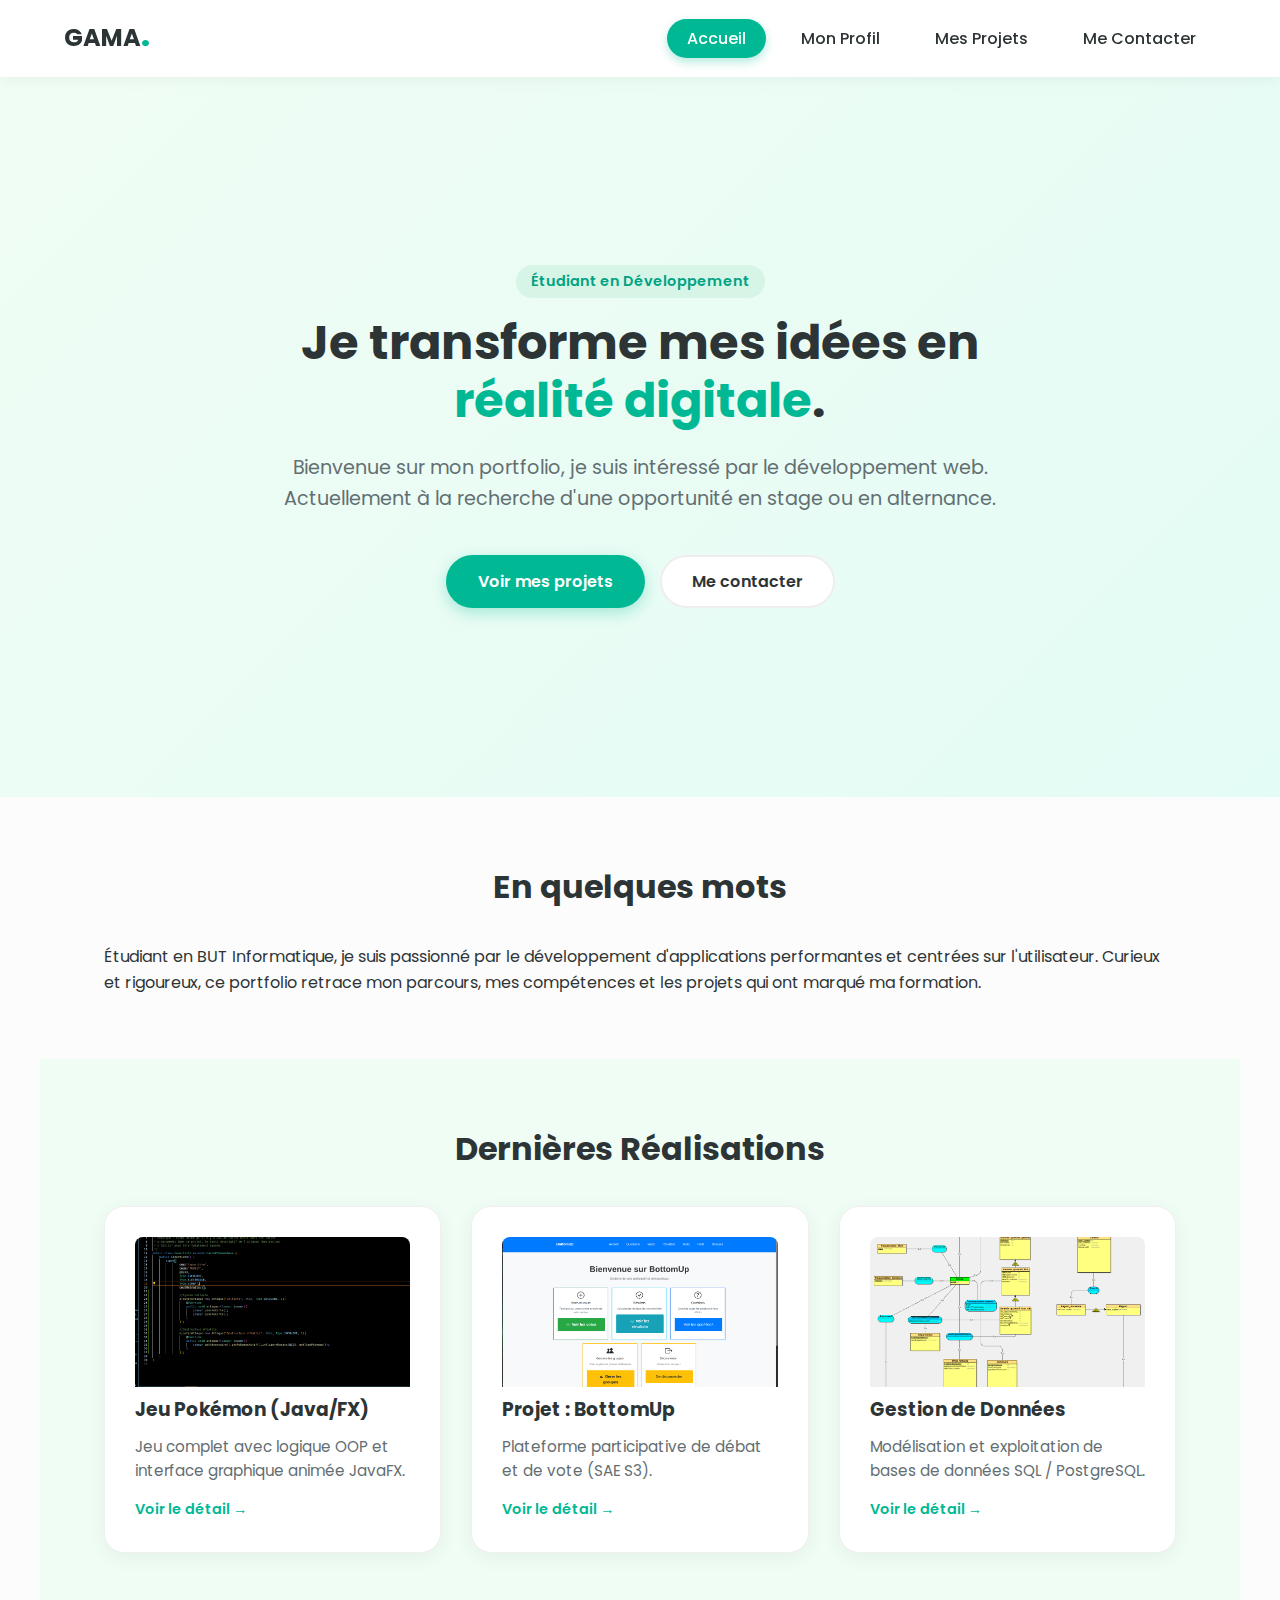
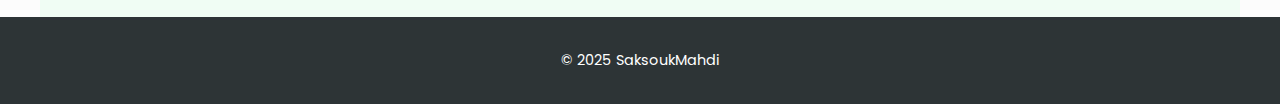
<file: index.html>
<!DOCTYPE html>
<html lang="fr">

<head>
    <meta charset="UTF-8">
    <meta name="viewport" content="width=device-width, initial-scale=1.0">
    <title>Portfolio - Accueil</title>
    <link rel="stylesheet" href="style.css">
    <!-- Ajout d'une police Google plus sympa -->
    <link href="https://fonts.googleapis.com/css2?family=Poppins:wght@300;500;700&display=swap" rel="stylesheet">
</head>

<body>

    <header>
        <nav class="navbar">
            <div class="logo">GAMA<span class="dot">.</span></div>
            <ul class="nav-links">
                <li><a href="index.html" class="active">Accueil</a></li>
                <li><a href="a-propos.html">Mon Profil</a></li>
                <li><a href="portfolio.html">Mes Projets</a></li>
                <li><a href="contact.html">Me Contacter</a></li>
            </ul>
        </nav>
    </header>

    <!-- Section Héros Dynamique -->
    <section class="hero">
        <div class="hero-content">
            <span class="tag">Étudiant en Développement</span>
            <h1>Je transforme mes idées en <span class="highlight">réalité digitale</span>.</h1>
            <p>Bienvenue sur mon portfolio, je suis intéressé par le développement web. Actuellement à la recherche
                d'une opportunité en stage ou en alternance.</p>
            <div class="hero-buttons">
                <a href="portfolio.html" class="btn btn-primary">Voir mes projets</a>
                <a href="contact.html" class="btn btn-secondary">Me contacter</a>
            </div>
        </div>
    </section>

    <!-- Section Présentation rapide -->
    <section class="container">
        <div class="intro-text">
            <h2>En quelques mots</h2>
            <p>Étudiant en BUT Informatique, je suis passionné par le développement d'applications performantes et
                centrées sur l'utilisateur. Curieux et rigoureux, ce portfolio retrace mon parcours, mes compétences et
                les projets qui ont marqué ma formation.</p>
        </div>
    </section>

    <!-- Section Aperçu des derniers projets -->
    <section class="container section-green-light">
        <h2>Dernières Réalisations</h2>
        <div class="grid-3">
            <div class="card project-card">
                <div class="card-img-container">
                    <img src="images/code-pokemon.png" alt="Jeu Pokémon"
                        style="width: 100%; height: 150px; object-fit: cover; border-radius: 8px 8px 0 0;">
                </div>
                <h3>Jeu Pokémon (Java/FX)</h3>
                <p>Jeu complet avec logique OOP et interface graphique animée JavaFX.</p>
                <a href="projet-pokemon.html" class="link-arrow">Voir le détail &rarr;</a>
            </div>
            <div class="card project-card">
                <div class="card-img-container">
                    <img src="images/bottomup-home.png" alt="Plateforme BottomUp"
                        style="width: 100%; height: 150px; object-fit: cover; border-radius: 8px 8px 0 0;">
                </div>
                <h3>Projet : BottomUp</h3>
                <p>Plateforme participative de débat et de vote (SAE S3).</p>
                <a href="projet-web.html" class="link-arrow">Voir le détail &rarr;</a>
            </div>
            <div class="card project-card">
                <div class="card-img-container">
                    <img src="images/schema-bd.png" alt="Gestion de Données"
                        style="width: 100%; height: 150px; object-fit: cover; border-radius: 8px 8px 0 0;">
                </div>
                <h3>Gestion de Données</h3>
                <p>Modélisation et exploitation de bases de données SQL / PostgreSQL.</p>
                <a href="projet-data.html" class="link-arrow">Voir le détail &rarr;</a>
            </div>
        </div>
    </section>

    <footer>
        <p>&copy; 2025 SaksoukMahdi</p>
    </footer>

</body>

</html>
</file>
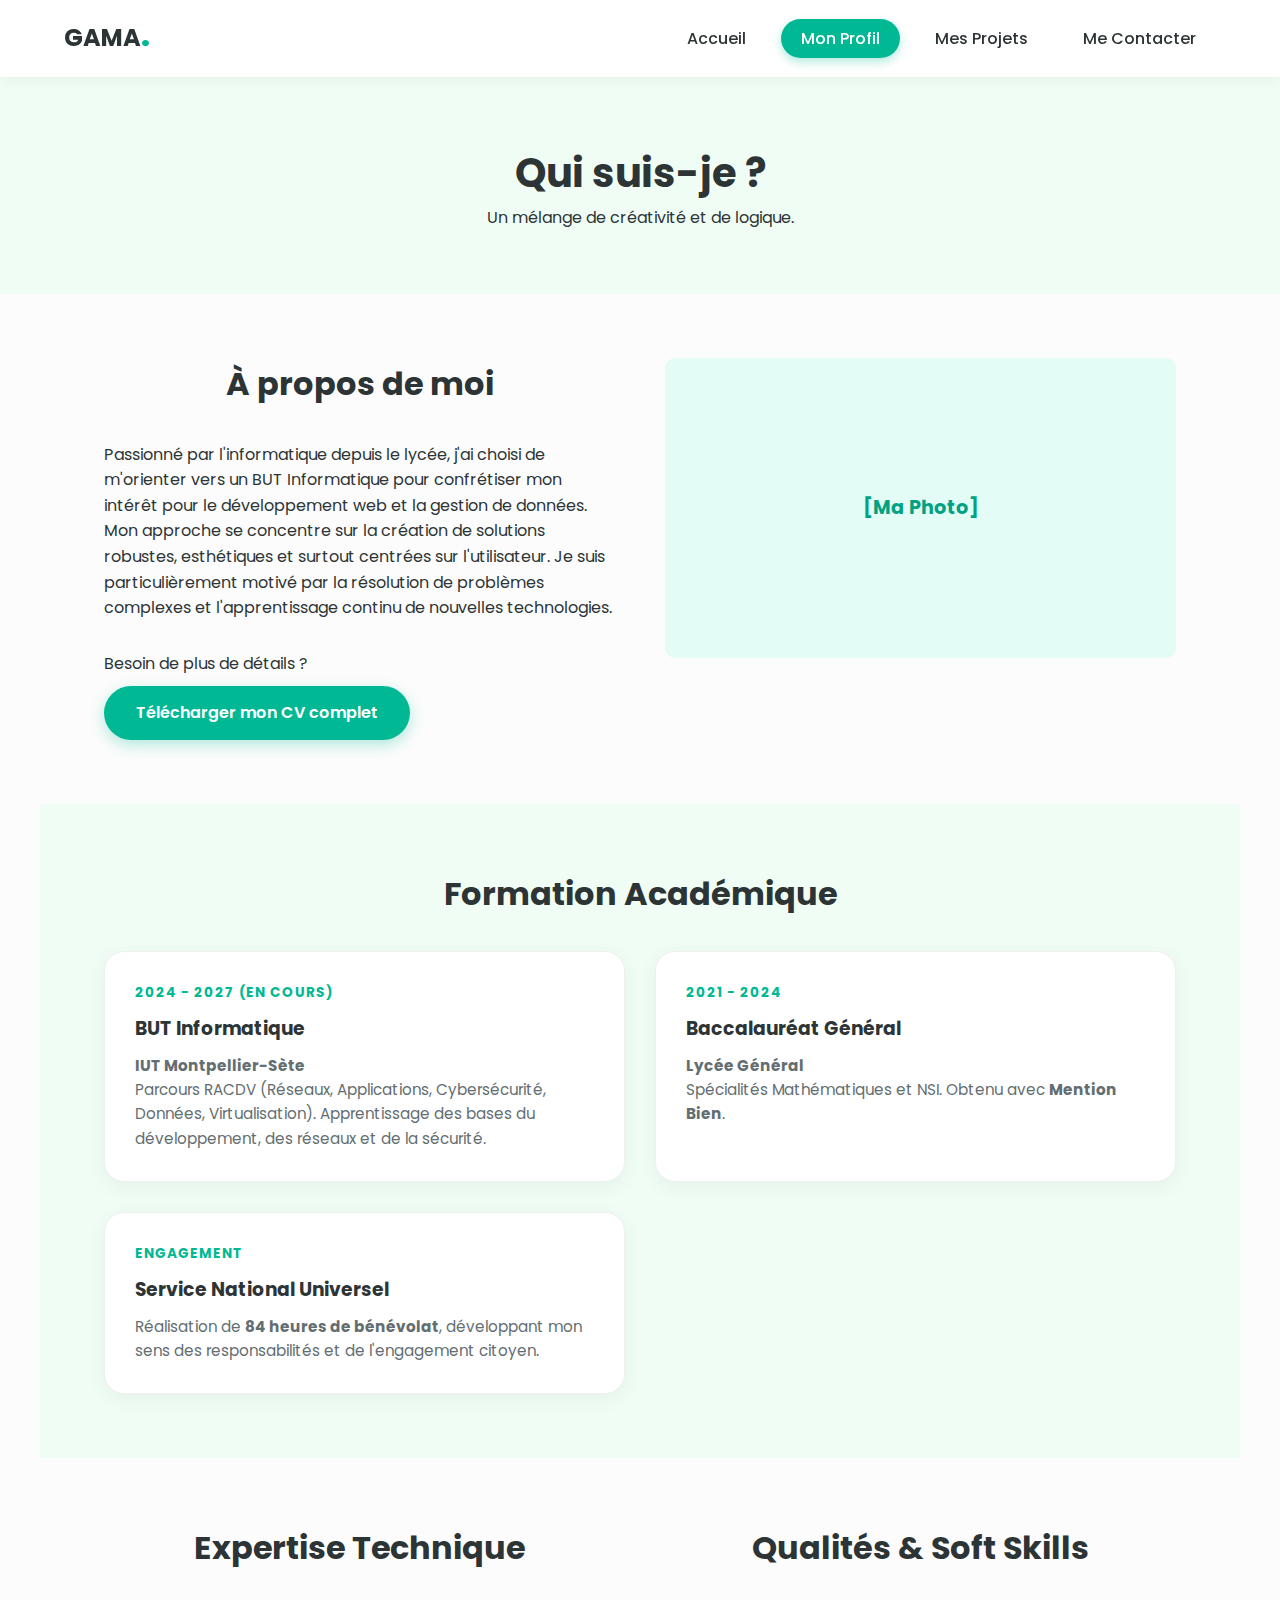
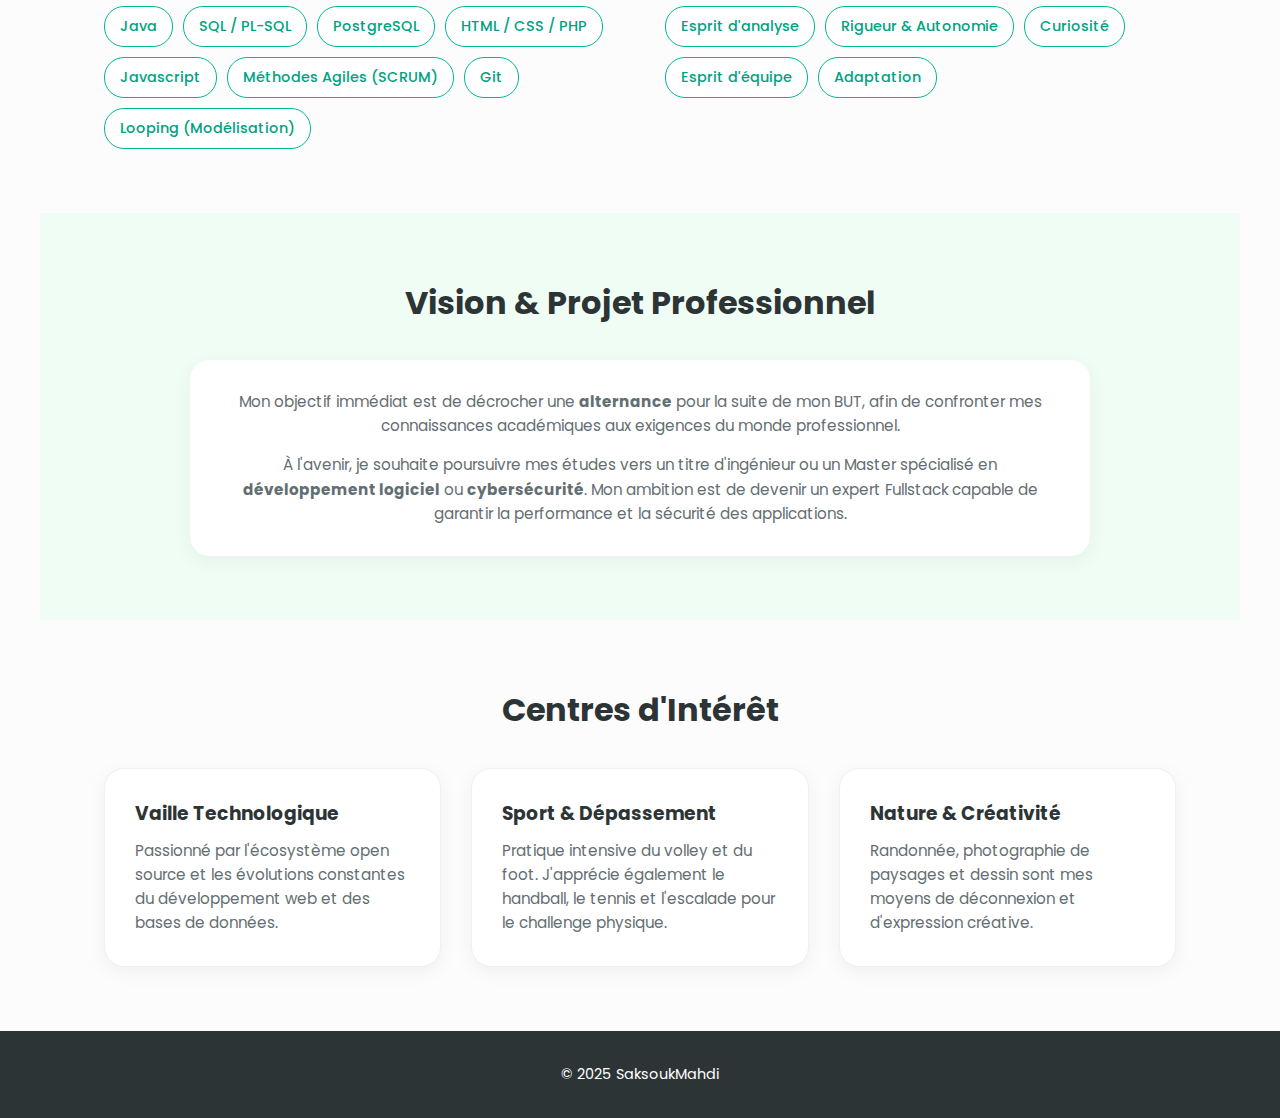
<file: a-propos.html>
<!DOCTYPE html>
<html lang="fr">

<head>
    <meta charset="UTF-8">
    <meta name="viewport" content="width=device-width, initial-scale=1.0">
    <title>Mon Profil - À propos</title>
    <link rel="stylesheet" href="style.css">
    <link href="https://fonts.googleapis.com/css2?family=Poppins:wght@300;500;700&display=swap" rel="stylesheet">
</head>

<body>

    <header>
        <nav class="navbar">
            <div class="logo">GAMA<span class="dot">.</span></div>
            <ul class="nav-links">
                <li><a href="index.html">Accueil</a></li>
                <li><a href="a-propos.html" class="active">Mon Profil</a></li>
                <li><a href="portfolio.html">Mes Projets</a></li>
                <li><a href="contact.html">Me Contacter</a></li>
            </ul>
        </nav>
    </header>

    <section class="page-header">
        <h1>Qui suis-je ?</h1>
        <p>Un mélange de créativité et de logique.</p>
    </section>

    <section class="container">
        <div class="split-layout">
            <div class="text-block">
                <h2>À propos de moi</h2>
                <p>Passionné par l'informatique depuis le lycée, j'ai choisi de m'orienter vers un BUT Informatique pour
                    confrétiser mon intérêt pour le développement web et la gestion de données.</p>
                <p>Mon approche se concentre sur la création de solutions robustes, esthétiques et surtout centrées sur
                    l'utilisateur. Je suis particulièrement motivé par la résolution de problèmes complexes et
                    l'apprentissage continu de nouvelles technologies.</p>

                <div class="cv-download-section" style="margin-top: 30px;">
                    <p>Besoin de plus de détails ?</p>
                    <a href="Saksouk-CV-Q1.pdf" class="btn btn-primary" download style="margin-top: 10px;">Télécharger
                        mon CV complet</a>
                </div>
            </div>
            <div class="image-block" style="text-align: center;">
                <div class="card-img-placeholder" style="height: 300px; font-size: 1.2rem;">[Ma Photo]</div>
            </div>
        </div>
    </section>

    <section class="container section-green-light">
        <h2>Formation Académique</h2>
        <div class="grid-3" style="grid-template-columns: repeat(auto-fit, minmax(350px, 1fr));">
            <div class="card">
                <span class="tech-used">2024 - 2027 (En cours)</span>
                <h3>BUT Informatique</h3>
                <p><strong>IUT Montpellier-Sète</strong></p>
                <p>Parcours RACDV (Réseaux, Applications, Cybersécurité, Données, Virtualisation). Apprentissage des
                    bases du développement, des réseaux et de la sécurité.</p>
            </div>
            <div class="card">
                <span class="tech-used">2021 - 2024</span>
                <h3>Baccalauréat Général</h3>
                <p><strong>Lycée Général</strong></p>
                <p>Spécialités Mathématiques et NSI. Obtenu avec <strong>Mention Bien</strong>.</p>
            </div>
            <div class="card">
                <span class="tech-used">Engagement</span>
                <h3>Service National Universel</h3>
                <p>Réalisation de <strong>84 heures de bénévolat</strong>, développant mon sens des responsabilités et
                    de l'engagement citoyen.</p>
            </div>
        </div>
    </section>

    <section class="container split-layout">
        <div class="skills-block">
            <h2>Expertise Technique</h2>
            <div class="skills-grid">
                <span class="skill-tag">Java</span>
                <span class="skill-tag">SQL / PL-SQL</span>
                <span class="skill-tag">PostgreSQL</span>
                <span class="skill-tag">HTML / CSS / PHP</span>
                <span class="skill-tag">Javascript</span>
                <span class="skill-tag">Méthodes Agiles (SCRUM)</span>
                <span class="skill-tag">Git</span>
                <span class="skill-tag">Looping (Modélisation)</span>
            </div>
        </div>
        <div class="soft-skills-block">
            <h2>Qualités & Soft Skills</h2>
            <div class="skills-grid">
                <span class="skill-tag">Esprit d'analyse</span>
                <span class="skill-tag">Rigueur & Autonomie</span>
                <span class="skill-tag">Curiosité</span>
                <span class="skill-tag">Esprit d'équipe</span>
                <span class="skill-tag">Adaptation</span>
            </div>
        </div>
    </section>

    <section class="container section-green-light">
        <h2>Vision & Projet Professionnel</h2>
        <div class="card" style="border: none; max-width: 900px; margin: 0 auto; text-align: center;">
            <p>Mon objectif immédiat est de décrocher une <strong>alternance</strong> pour la suite de mon BUT, afin de
                confronter mes connaissances académiques aux exigences du monde professionnel.</p>
            <p style="margin-top: 15px;">À l'avenir, je souhaite poursuivre mes études vers un titre d'ingénieur ou un
                Master spécialisé en <strong>développement logiciel</strong> ou <strong>cybersécurité</strong>. Mon
                ambition est de devenir un expert Fullstack capable de garantir la performance et la sécurité des
                applications.</p>
        </div>
    </section>

    <section class="container">
        <h2>Centres d'Intérêt</h2>
        <div class="grid-3">
            <div class="card">
                <h3>Vaille Technologique</h3>
                <p>Passionné par l'écosystème open source et les évolutions constantes du développement web et des bases
                    de données.</p>
            </div>
            <div class="card">
                <h3>Sport & Dépassement</h3>
                <p>Pratique intensive du volley et du foot. J'apprécie également le handball, le tennis et l'escalade
                    pour le challenge physique.</p>
            </div>
            <div class="card">
                <h3>Nature & Créativité</h3>
                <p>Randonnée, photographie de paysages et dessin sont mes moyens de déconnexion et d'expression
                    créative.</p>
            </div>
        </div>
    </section>

    <footer>
        <p>&copy; 2025 SaksoukMahdi</p>
    </footer>

</body>

</html>
</file>
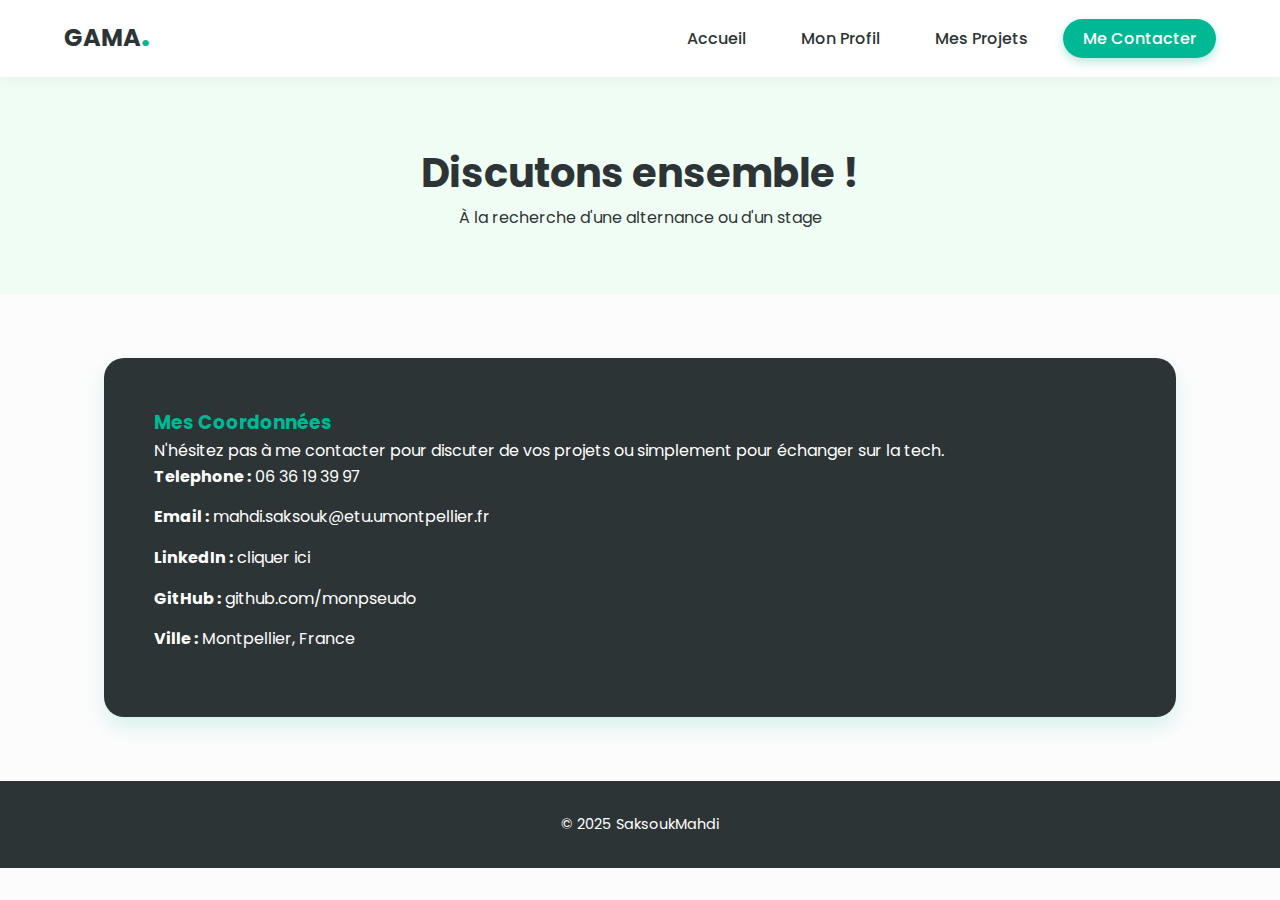
<file: contact.html>
<!DOCTYPE html>
<html lang="fr">

<head>
    <meta charset="UTF-8">
    <meta name="viewport" content="width=device-width, initial-scale=1.0">
    <title>Contact - Portfolio</title>
    <link rel="stylesheet" href="style.css">
    <link href="https://fonts.googleapis.com/css2?family=Poppins:wght@300;500;700&display=swap" rel="stylesheet">
</head>

<body>

    <header>
        <nav class="navbar">
            <div class="logo">GAMA<span class="dot">.</span></div>
            <ul class="nav-links">
                <li><a href="index.html">Accueil</a></li>
                <li><a href="a-propos.html">Mon Profil</a></li>
                <li><a href="portfolio.html">Mes Projets</a></li>
                <li><a href="contact.html" class="active">Me Contacter</a></li>
            </ul>
        </nav>
    </header>

    <section class="page-header">
        <h1>Discutons ensemble !</h1>
        <p>À la recherche d'une alternance ou d'un stage </p>
    </section>

    <section class="container">
        <div class="contact-card-wrapper">
            <div class="contact-info-box">
                <h3>Mes Coordonnées</h3>
                <p>N'hésitez pas à me contacter pour discuter de vos projets ou simplement pour échanger sur la tech.
                </p>

                <ul class="info-list">
                    <li><strong>Telephone :</strong> 06 36 19 39 97</li>
                    <li><strong>Email :</strong> mahdi.saksouk@etu.umontpellier.fr</li>
                    <li><strong>LinkedIn :</strong>
                        <a href="https://www.linkedin.com/in/mahdi-saksouk-407809348?lipi=urn%3Ali%3Apage%3Ad_flagship3_profile_view_base_contact_details%3BNmIQoSXWRxGc%2Bzwe4x541w%3D%3D"
                            target="_blank">
                            cliquer ici
                        </a>
                    </li>
                    <li><strong>GitHub :</strong> github.com/monpseudo</li>
                    <li><strong>Ville :</strong> Montpellier, France</li>
                </ul>
            </div>
        </div>
    </section>

    <footer>
        <p>&copy; 2025 SaksoukMahdi</p>
    </footer>

</body>

</html>
</file>
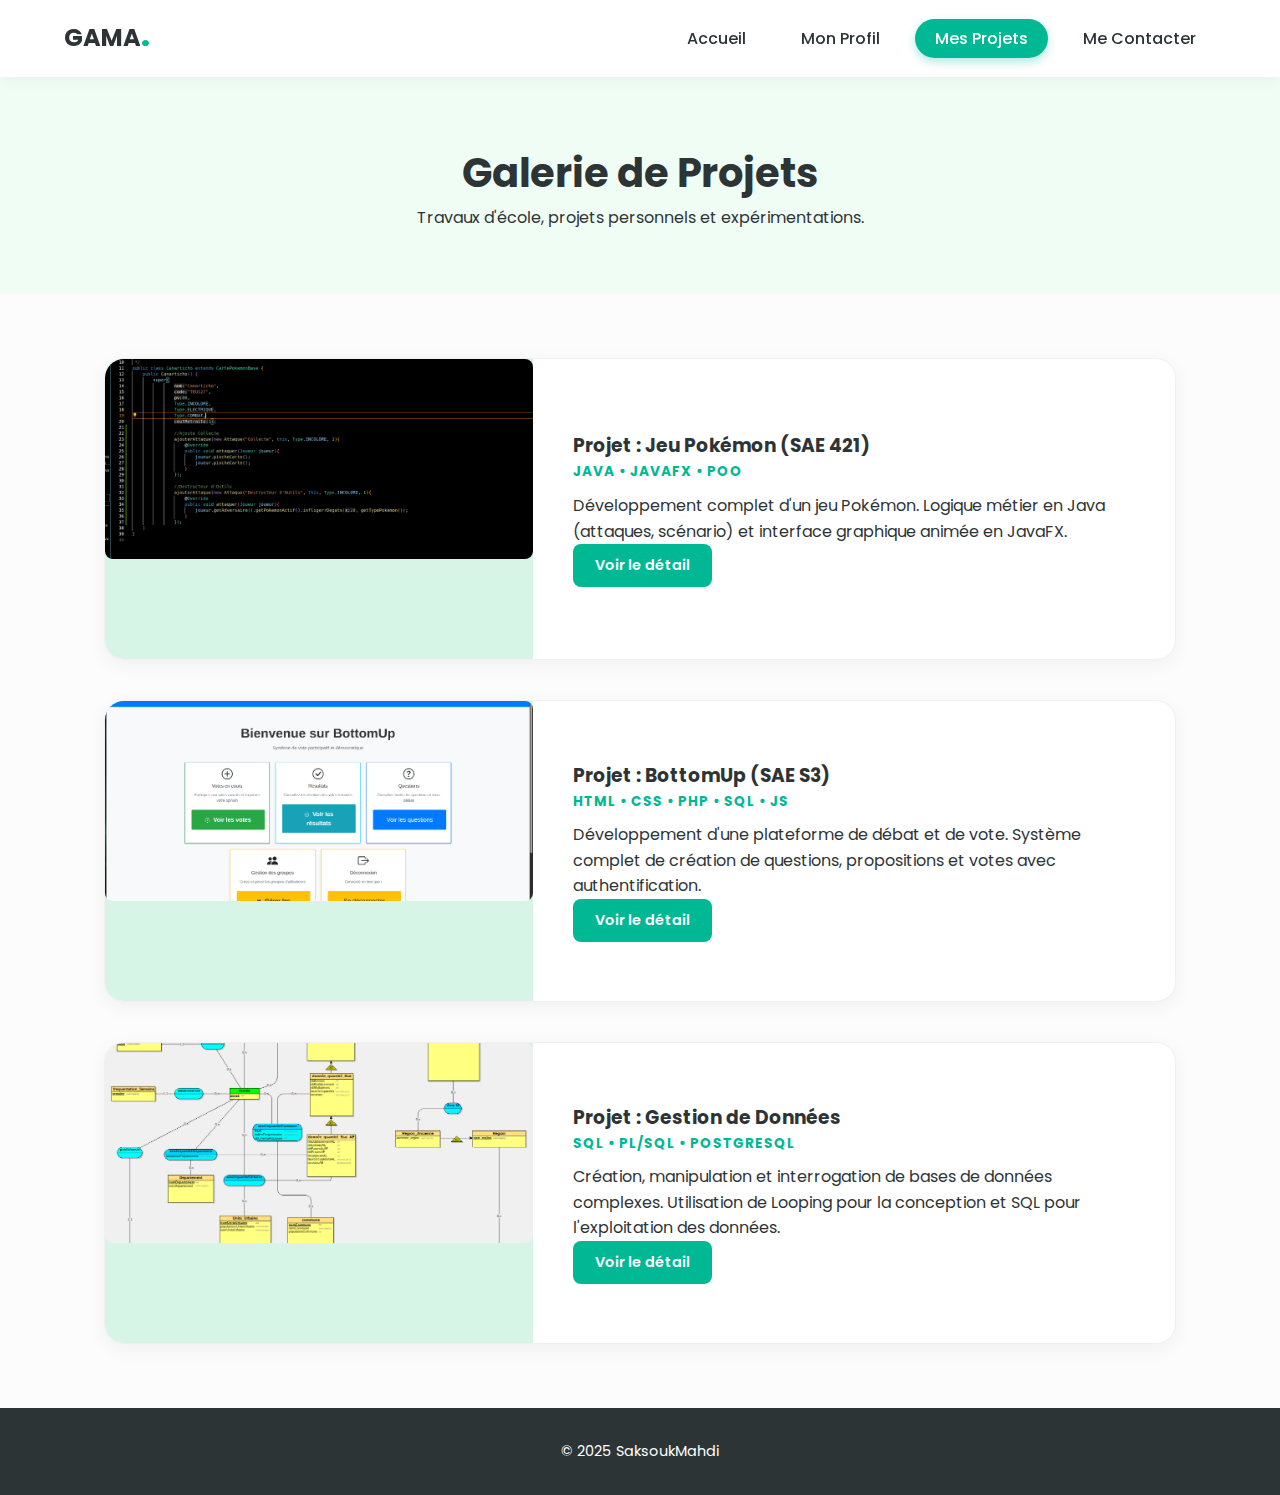
<file: portfolio.html>
<!DOCTYPE html>
<html lang="fr">

<head>
    <meta charset="UTF-8">
    <meta name="viewport" content="width=device-width, initial-scale=1.0">
    <title>Mes Projets - Portfolio</title>
    <link rel="stylesheet" href="style.css">
    <link href="https://fonts.googleapis.com/css2?family=Poppins:wght@300;500;700&display=swap" rel="stylesheet">
</head>

<body>

    <header>
        <nav class="navbar">
            <div class="logo">GAMA<span class="dot">.</span></div>
            <ul class="nav-links">
                <li><a href="index.html">Accueil</a></li>
                <li><a href="a-propos.html">Mon Profil</a></li>
                <li><a href="portfolio.html" class="active">Mes Projets</a></li>
                <li><a href="contact.html">Me Contacter</a></li>
            </ul>
        </nav>
    </header>

    <section class="page-header">
        <h1>Galerie de Projets</h1>
        <p>Travaux d'école, projets personnels et expérimentations.</p>
    </section>

    <section class="container">
        <div class="grid-2">
            <!-- Projet 1 -->
            <!-- Projet 1 -->
            <!-- Projet 1 -->
            <div class="project-row">
                <div class="project-image">
                    <img src="images/code-pokemon.png" alt="Jeu Pokémon"
                        style="width: 100%; height: 200px; object-fit: cover; border-radius: 8px;">
                </div>
                <div class="project-info">
                    <h3>Projet : Jeu Pokémon (SAE 421)</h3>
                    <span class="tech-used">Java • JavaFX • POO</span>
                    <p>Développement complet d'un jeu Pokémon. Logique métier en Java (attaques, scénario) et interface
                        graphique animée en JavaFX.</p>
                    <a href="projet-pokemon.html" class="btn btn-small">Voir le détail</a>
                </div>
            </div>

            <!-- Projet 2 -->
            <div class="project-row">
                <div class="project-image">
                    <img src="images/bottomup-home.png" alt="Plateforme BottomUp"
                        style="width: 100%; height: 200px; object-fit: cover; border-radius: 8px;">
                </div>
                <div class="project-info">
                    <h3>Projet : BottomUp (SAE S3)</h3>
                    <span class="tech-used">HTML • CSS • PHP • SQL • JS</span>
                    <p>Développement d'une plateforme de débat et de vote. Système complet de création de questions,
                        propositions et votes avec authentification.</p>
                    <a href="projet-web.html" class="btn btn-small">Voir le détail</a>
                </div>
            </div>

            <!-- Projet 3 -->
            <div class="project-row">
                <div class="project-image">
                    <img src="images/schema-bd.png" alt="Gestion de données"
                        style="width: 100%; height: 200px; object-fit: cover; border-radius: 8px;">
                </div>
                <div class="project-info">
                    <h3>Projet : Gestion de Données</h3>
                    <span class="tech-used">SQL • PL/SQL • PostgreSQL</span>
                    <p>Création, manipulation et interrogation de bases de données complexes. Utilisation de Looping
                        pour la conception et SQL pour l'exploitation des données.</p>
                    <a href="projet-data.html" class="btn btn-small">Voir le détail</a>
                </div>
            </div>
        </div>
    </section>

    <footer>
        <p>&copy; 2025 SaksoukMahdi</p>
    </footer>

</body>

</html>
</file>
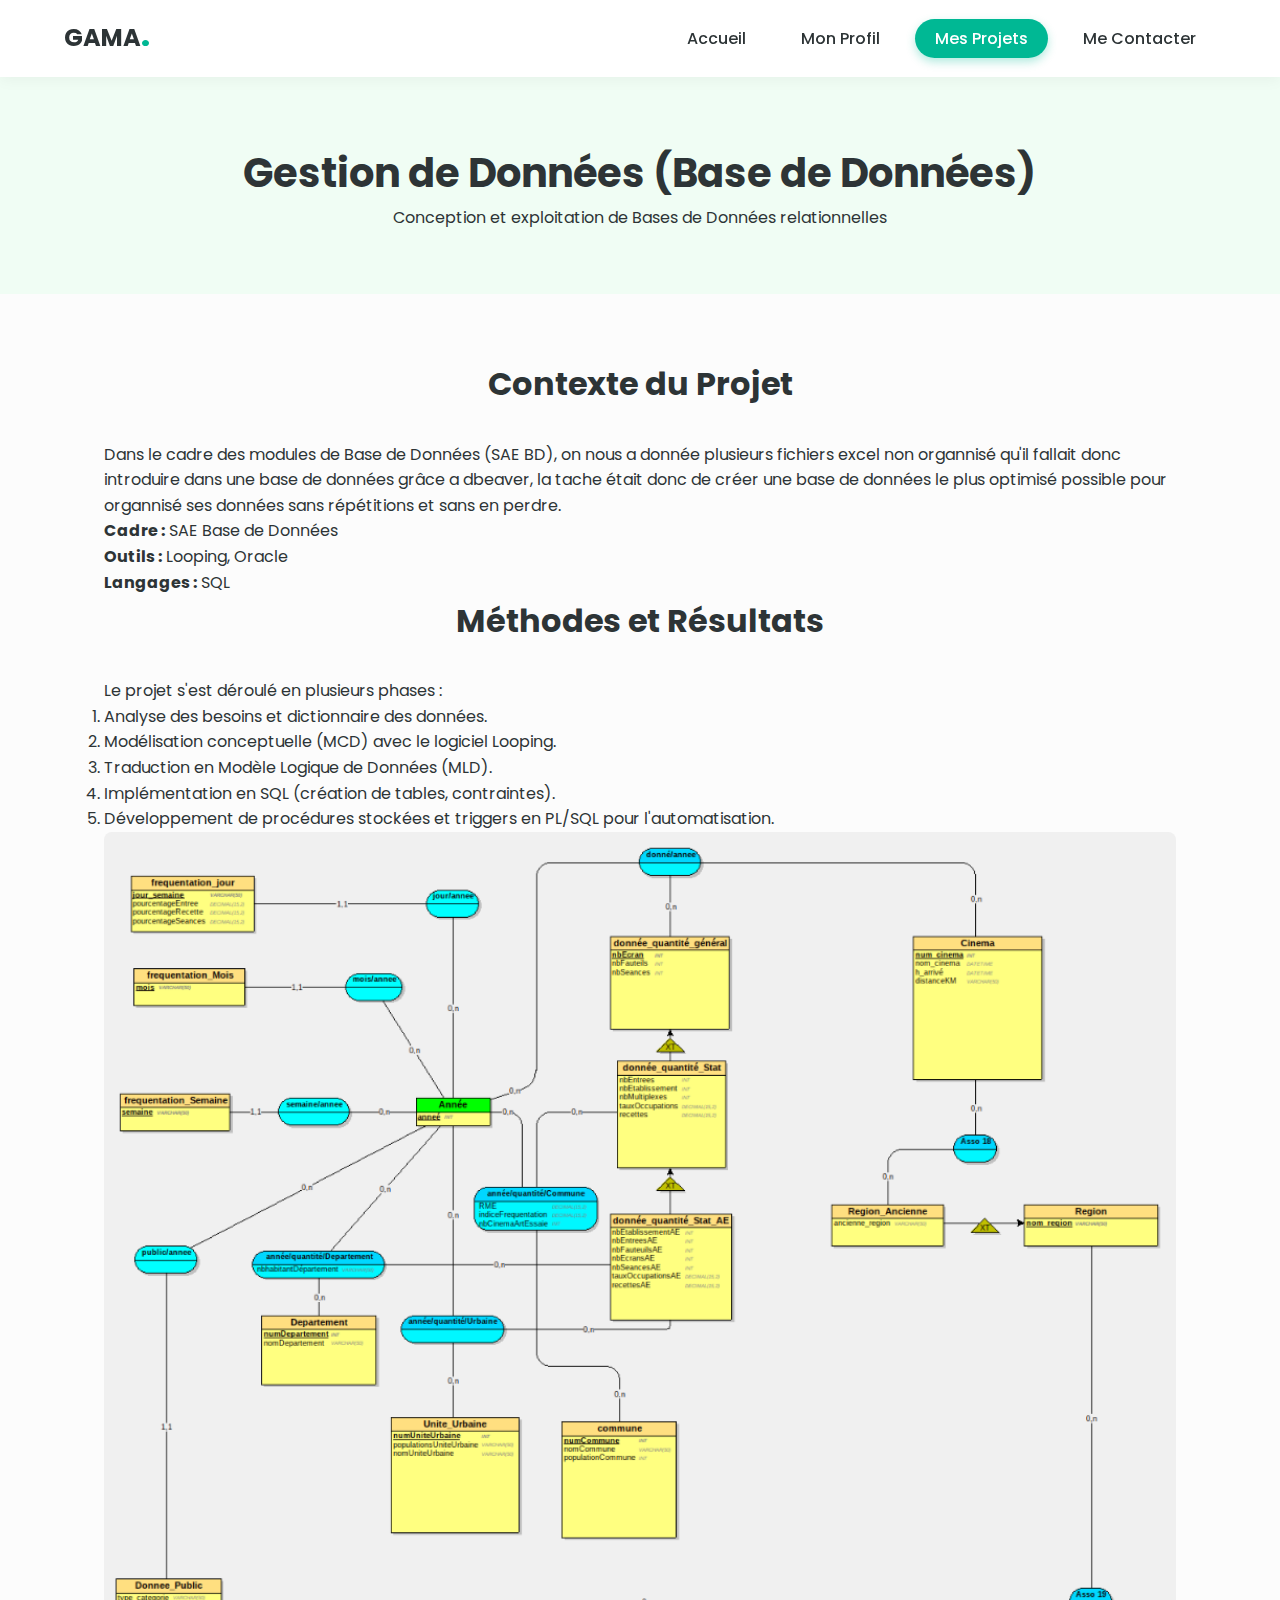
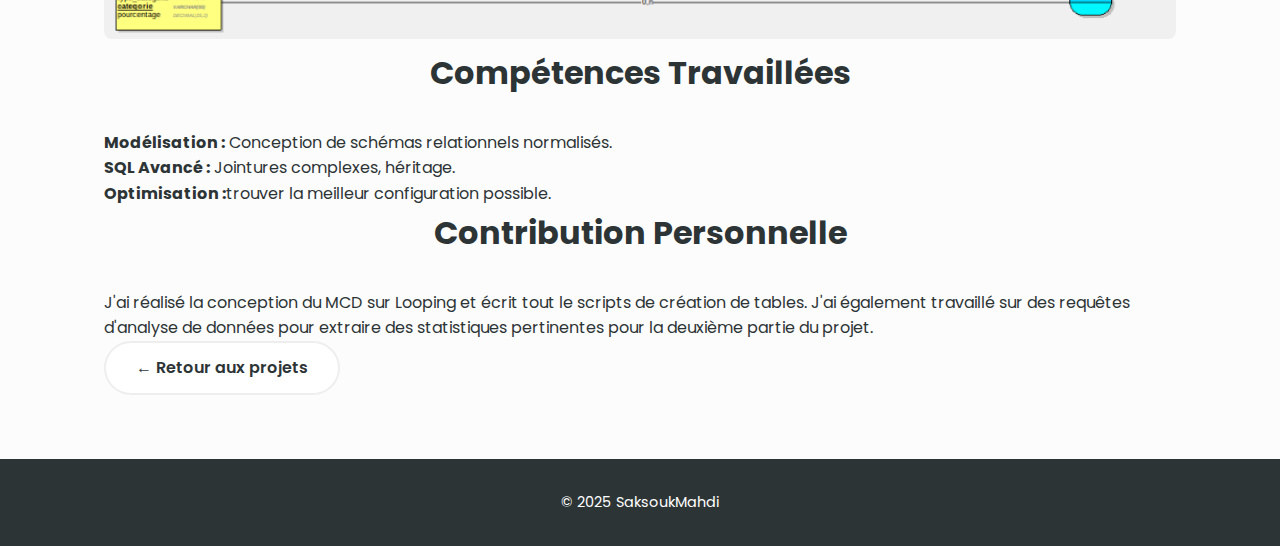
<file: projet-data.html>
<!DOCTYPE html>
<html lang="fr">

<head>
    <meta charset="UTF-8">
    <meta name="viewport" content="width=device-width, initial-scale=1.0">
    <title>Gestion de Données - Portfolio</title>
    <link rel="stylesheet" href="style.css">
    <link href="https://fonts.googleapis.com/css2?family=Poppins:wght@300;500;700&display=swap" rel="stylesheet">
</head>

<body>

    <header>
        <nav class="navbar">
            <div class="logo">GAMA<span class="dot">.</span></div>
            <ul class="nav-links">
                <li><a href="index.html">Accueil</a></li>
                <li><a href="a-propos.html">Mon Profil</a></li>
                <li><a href="portfolio.html" class="active">Mes Projets</a></li>
                <li><a href="contact.html">Me Contacter</a></li>
            </ul>
        </nav>
    </header>

    <section class="page-header">
        <h1>Gestion de Données (Base de Données)</h1>
        <p>Conception et exploitation de Bases de Données relationnelles</p>
    </section>

    <section class="container">
        <div class="project-details">
            <div class="detail-block">
                <h2>Contexte du Projet</h2>
                <p>              
Dans le cadre des modules de Base de Données (SAE BD), on nous a donnée plusieurs fichiers excel non organnisé qu'il fallait donc introduire dans une base de données grâce a dbeaver, la tache était donc de créer une base de données le plus optimisé possible pour organnisé ses données sans répétitions et sans en perdre.
                </p>
                <ul class="detail-list">
                    <li><strong>Cadre :</strong> SAE Base de Données</li>
                    <li><strong>Outils :</strong> Looping, Oracle</li>
                    <li><strong>Langages :</strong> SQL</li>
                </ul>
            </div>

            <div class="detail-block">
                <h2>Méthodes et Résultats</h2>
                <p>Le projet s'est déroulé en plusieurs phases :</p>
                <ol>
                    <li>Analyse des besoins et dictionnaire des données.</li>
                    <li>Modélisation conceptuelle (MCD) avec le logiciel Looping.</li>
                    <li>Traduction en Modèle Logique de Données (MLD).</li>
                    <li>Implémentation en SQL (création de tables, contraintes).</li>
                    <li>Développement de procédures stockées et triggers en PL/SQL pour l'automatisation.</li>
                </ol>
                <div class="project-image-full">
                    <img src="images/schema-bd.png" alt="Schéma MCD de la base de données"
                        style="width: 100%; height: auto; border-radius: 8px;">
                </div>
            </div>

            <div class="detail-block">
                <h2>Compétences Travaillées</h2>
                <ul class="skill-list-detail">
                    <li><strong>Modélisation :</strong> Conception de schémas relationnels normalisés.</li>
                    <li><strong>SQL Avancé :</strong> Jointures complexes, héritage.</li>
                    <li><strong>Optimisation :</strong>trouver la meilleur configuration possible.</li>
                </ul>
            </div>

            <div class="detail-block">
                <h2>Contribution Personnelle</h2>
                <p>J'ai réalisé la conception du MCD sur Looping et écrit tout le scripts de création de
                    tables. J'ai également travaillé sur des requêtes d'analyse de données pour extraire des
                    statistiques pertinentes pour la deuxième partie du projet.</p>
            </div>

            <div class="back-link-container">
                <a href="portfolio.html" class="btn btn-secondary">&larr; Retour aux projets</a>
            </div>
        </div>
    </section>

    <footer>
        <p>&copy; 2025 SaksoukMahdi</p>
    </footer>

</body>

</html>
</file>
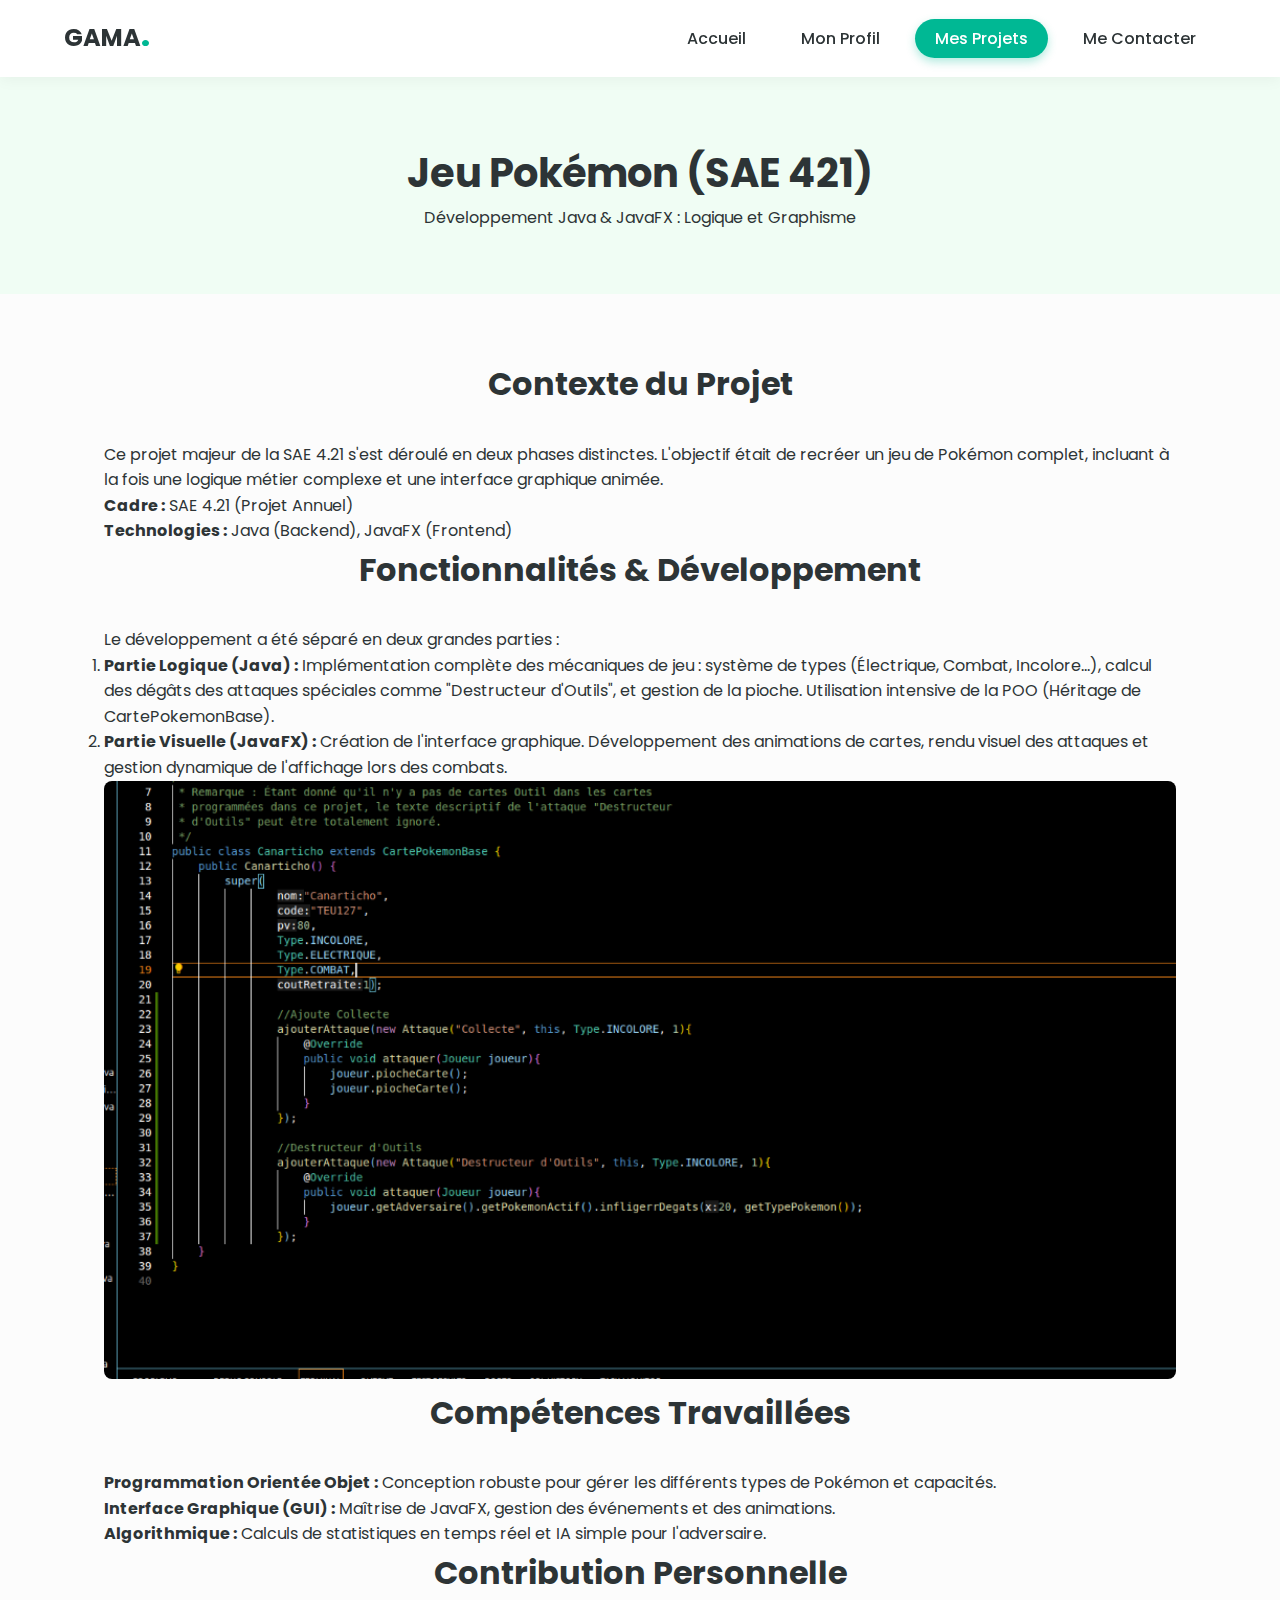
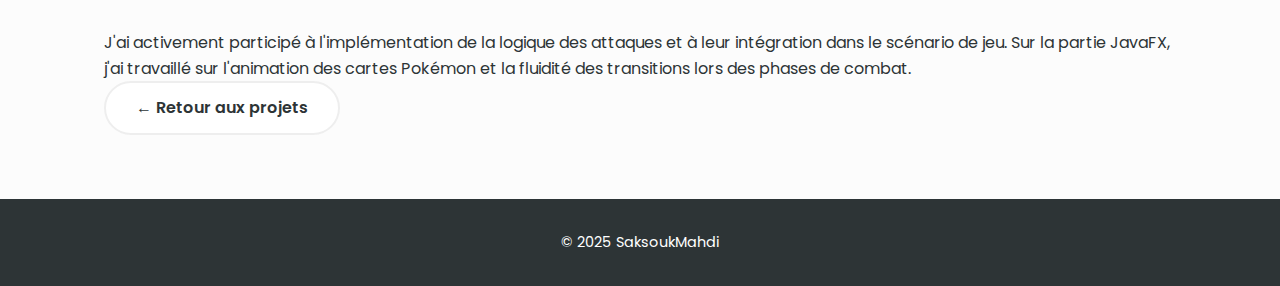
<file: projet-pokemon.html>
<!DOCTYPE html>
<html lang="fr">

<head>
    <meta charset="UTF-8">
    <meta name="viewport" content="width=device-width, initial-scale=1.0">
    <title>Jeu Pokémon - Portfolio</title>
    <link rel="stylesheet" href="style.css">
    <link href="https://fonts.googleapis.com/css2?family=Poppins:wght@300;500;700&display=swap" rel="stylesheet">
</head>

<body>

    <header>
        <nav class="navbar">
            <div class="logo">GAMA<span class="dot">.</span></div>
            <ul class="nav-links">
                <li><a href="index.html">Accueil</a></li>
                <li><a href="a-propos.html">Mon Profil</a></li>
                <li><a href="portfolio.html" class="active">Mes Projets</a></li>
                <li><a href="contact.html">Me Contacter</a></li>
            </ul>
        </nav>
    </header>

    <section class="page-header">
        <h1>Jeu Pokémon (SAE 421)</h1>
        <p>Développement Java & JavaFX : Logique et Graphisme</p>
    </section>

    <section class="container">
        <div class="project-details">
            <div class="detail-block">
                <h2>Contexte du Projet</h2>
                <p>Ce projet majeur de la SAE 4.21 s'est déroulé en deux phases distinctes. L'objectif était de recréer
                    un jeu de Pokémon complet, incluant à la fois une logique métier complexe et une interface graphique
                    animée.</p>
                <ul class="detail-list">
                    <li><strong>Cadre :</strong> SAE 4.21 (Projet Annuel)</li>
                    <li><strong>Technologies :</strong> Java (Backend), JavaFX (Frontend)</li>
                </ul>
            </div>

            <div class="detail-block">
                <h2>Fonctionnalités & Développement</h2>
                <p>Le développement a été séparé en deux grandes parties :</p>
                <ol>
                    <li><strong>Partie Logique (Java) :</strong> Implémentation complète des mécaniques de jeu : système
                        de types (Électrique, Combat, Incolore...), calcul des dégâts des attaques spéciales comme
                        "Destructeur d'Outils", et gestion de la pioche. Utilisation intensive de la POO (Héritage de
                        CartePokemonBase).</li>
                    <li><strong>Partie Visuelle (JavaFX) :</strong> Création de l'interface graphique. Développement des
                        animations de cartes, rendu visuel des attaques et gestion dynamique de l'affichage lors des
                        combats.</li>
                </ol>
                <div class="project-image-full">
                    <img src="images/code-pokemon.png" alt="Code Java d'un Pokémon (Canarticho)"
                        style="width: 100%; height: auto; border-radius: 8px;">
                </div>
            </div>

            <div class="detail-block">
                <h2>Compétences Travaillées</h2>
                <ul class="skill-list-detail">
                    <li><strong>Programmation Orientée Objet :</strong> Conception robuste pour gérer les différents
                        types de Pokémon et capacités.</li>
                    <li><strong>Interface Graphique (GUI) :</strong> Maîtrise de JavaFX, gestion des événements et des
                        animations.</li>
                    <li><strong>Algorithmique :</strong> Calculs de statistiques en temps réel et IA simple pour
                        l'adversaire.</li>
                </ul>
            </div>

            <div class="detail-block">
                <h2>Contribution Personnelle</h2>
                <p>J'ai activement participé à l'implémentation de la logique des attaques et à leur intégration dans le
                    scénario de jeu. Sur la partie JavaFX, j'ai travaillé sur l'animation des cartes Pokémon et la
                    fluidité des transitions lors des phases de combat.</p>
            </div>

            <div class="back-link-container">
                <a href="portfolio.html" class="btn btn-secondary">&larr; Retour aux projets</a>
            </div>
        </div>
    </section>

    <footer>
        <p>&copy; 2025 SaksoukMahdi</p>
    </footer>

</body>

</html>
</file>
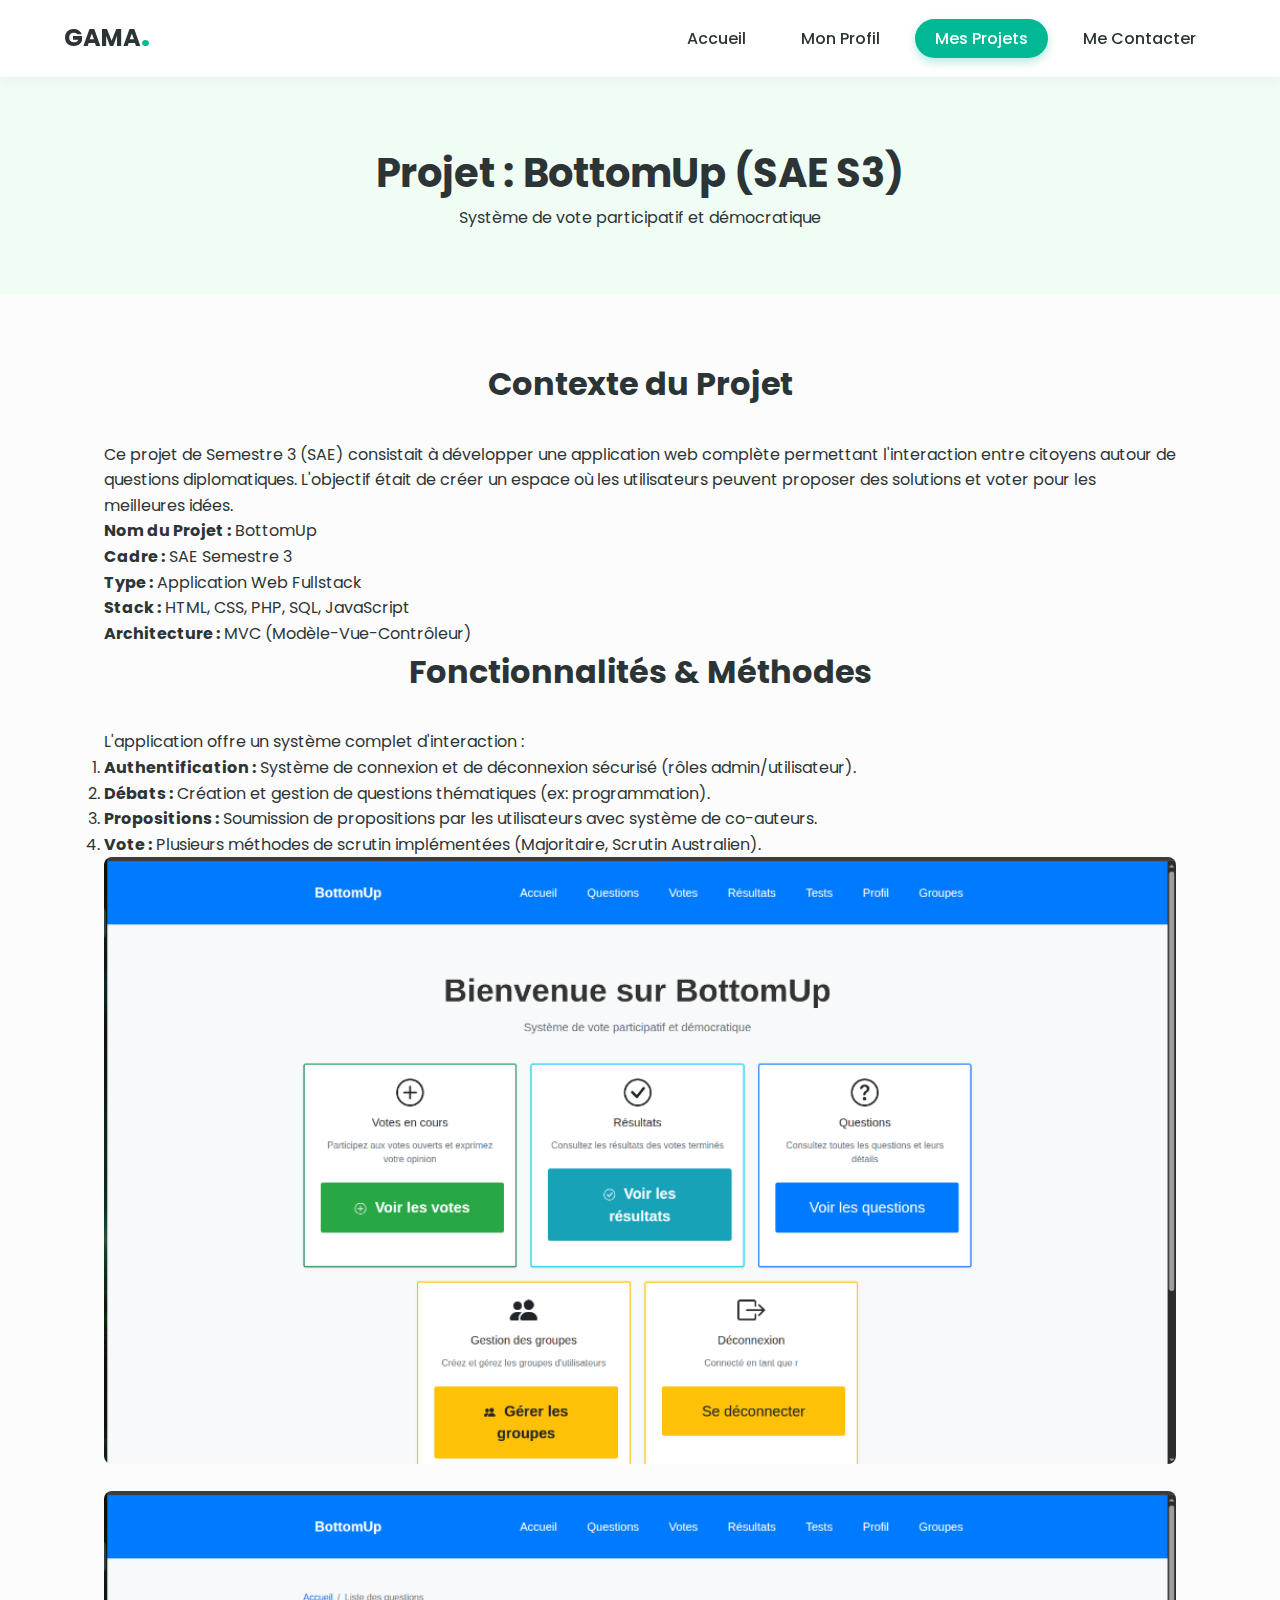
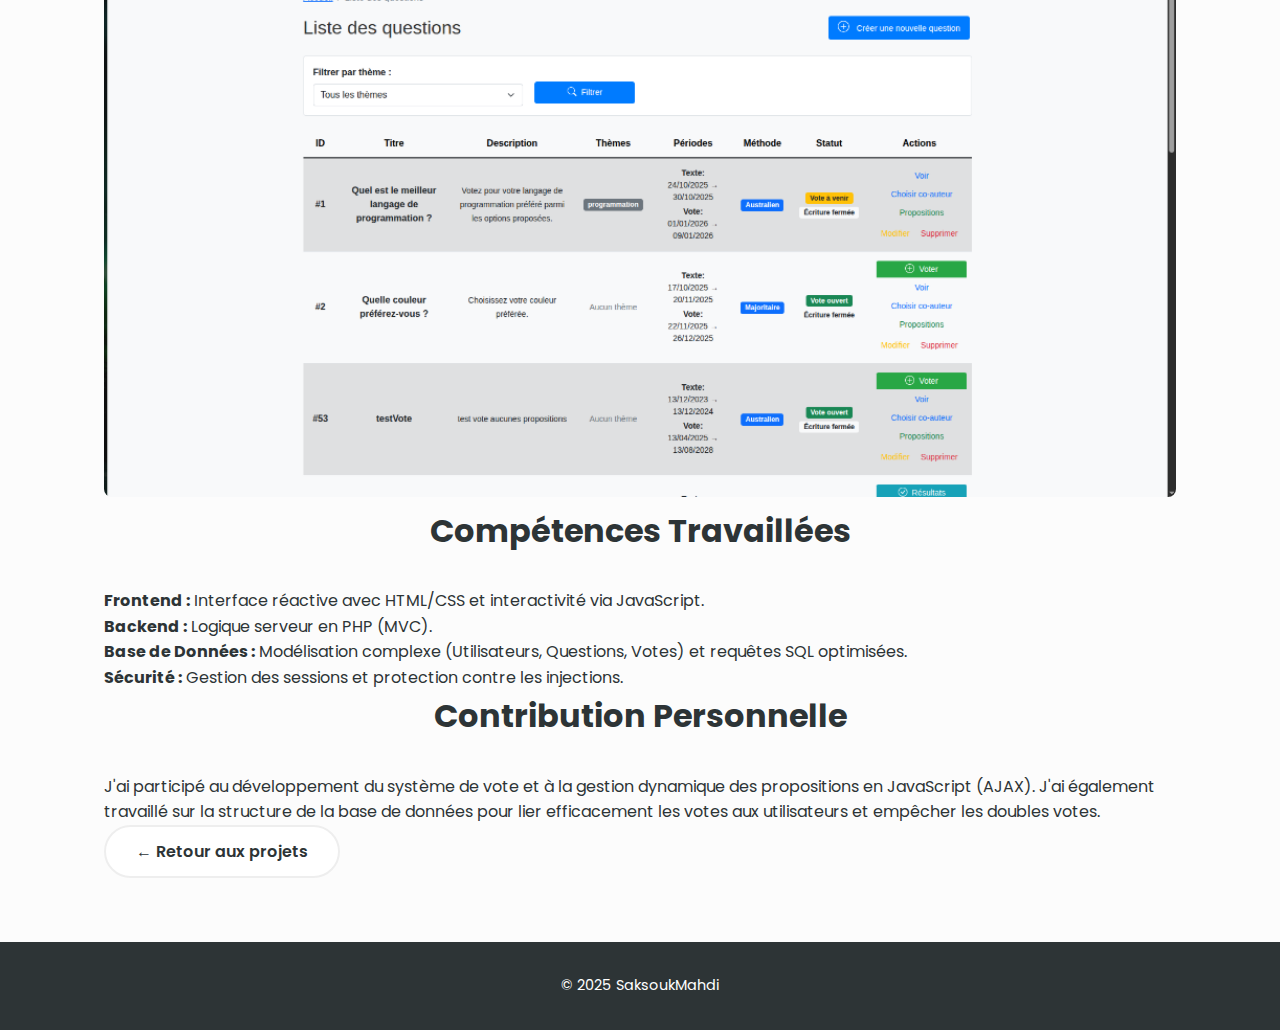
<file: projet-web.html>
<!DOCTYPE html>
<html lang="fr">

<head>
    <meta charset="UTF-8">
    <meta name="viewport" content="width=device-width, initial-scale=1.0">
    <title>Site Diplomatie - Portfolio</title>
    <link rel="stylesheet" href="style.css">
    <link href="https://fonts.googleapis.com/css2?family=Poppins:wght@300;500;700&display=swap" rel="stylesheet">
</head>

<body>

    <header>
        <nav class="navbar">
            <div class="logo">GAMA<span class="dot">.</span></div>
            <ul class="nav-links">
                <li><a href="index.html">Accueil</a></li>
                <li><a href="a-propos.html">Mon Profil</a></li>
                <li><a href="portfolio.html" class="active">Mes Projets</a></li>
                <li><a href="contact.html">Me Contacter</a></li>
            </ul>
        </nav>
    </header>

    <section class="page-header">
        <h1>Projet : BottomUp (SAE S3)</h1>
        <p>Système de vote participatif et démocratique</p>
    </section>

    <section class="container">
        <div class="project-details">
            <div class="detail-block">
                <h2>Contexte du Projet</h2>
                <p>Ce projet de Semestre 3 (SAE) consistait à développer une application web complète permettant
                    l'interaction entre citoyens autour de questions diplomatiques. L'objectif était de créer un espace
                    où les utilisateurs peuvent proposer des solutions et voter pour les meilleures idées.</p>
                <ul class="detail-list">
                    <li><strong>Nom du Projet :</strong> BottomUp</li>
                    <li><strong>Cadre :</strong> SAE Semestre 3</li>
                    <li><strong>Type :</strong> Application Web Fullstack</li>
                    <li><strong>Stack :</strong> HTML, CSS, PHP, SQL, JavaScript</li>
                    <li><strong>Architecture :</strong> MVC (Modèle-Vue-Contrôleur)</li>
                </ul>
            </div>

            <div class="detail-block">
                <h2>Fonctionnalités & Méthodes</h2>
                <p>L'application offre un système complet d'interaction :</p>
                <ol>
                    <li><strong>Authentification :</strong> Système de connexion et de déconnexion sécurisé (rôles
                        admin/utilisateur).</li>
                    <li><strong>Débats :</strong> Création et gestion de questions thématiques (ex: programmation).</li>
                    <li><strong>Propositions :</strong> Soumission de propositions par les utilisateurs avec système de
                        co-auteurs.</li>
                    <li><strong>Vote :</strong> Plusieurs méthodes de scrutin implémentées (Majoritaire, Scrutin
                        Australien).</li>
                </ol>
                <div class="project-gallery">
                    <img src="images/bottomup-home.png" alt="Accueil de BottomUp"
                        style="width: 100%; height: auto; border-radius: 8px; margin-bottom: 20px;">
                    <img src="images/bottomup-list.png" alt="Liste des questions et scrutins"
                        style="width: 100%; height: auto; border-radius: 8px;">
                </div>
            </div>

            <div class="detail-block">
                <h2>Compétences Travaillées</h2>
                <ul class="skill-list-detail">
                    <li><strong>Frontend :</strong> Interface réactive avec HTML/CSS et interactivité via JavaScript.
                    </li>
                    <li><strong>Backend :</strong> Logique serveur en PHP (MVC).</li>
                    <li><strong>Base de Données :</strong> Modélisation complexe (Utilisateurs, Questions, Votes) et
                        requêtes SQL optimisées.</li>
                    <li><strong>Sécurité :</strong> Gestion des sessions et protection contre les injections.</li>
                </ul>
            </div>

            <div class="detail-block">
                <h2>Contribution Personnelle</h2>
                <p>J'ai participé au développement du système de vote et à la gestion dynamique des propositions en
                    JavaScript (AJAX). J'ai également travaillé sur la structure de la base de données pour lier
                    efficacement les votes aux utilisateurs et empêcher les doubles votes.</p>
            </div>

            <div class="back-link-container">
                <a href="portfolio.html" class="btn btn-secondary">&larr; Retour aux projets</a>
            </div>
        </div>
    </section>

    <footer>
        <p>&copy; 2025 SaksoukMahdi</p>
    </footer>

</body>

</html>
</file>
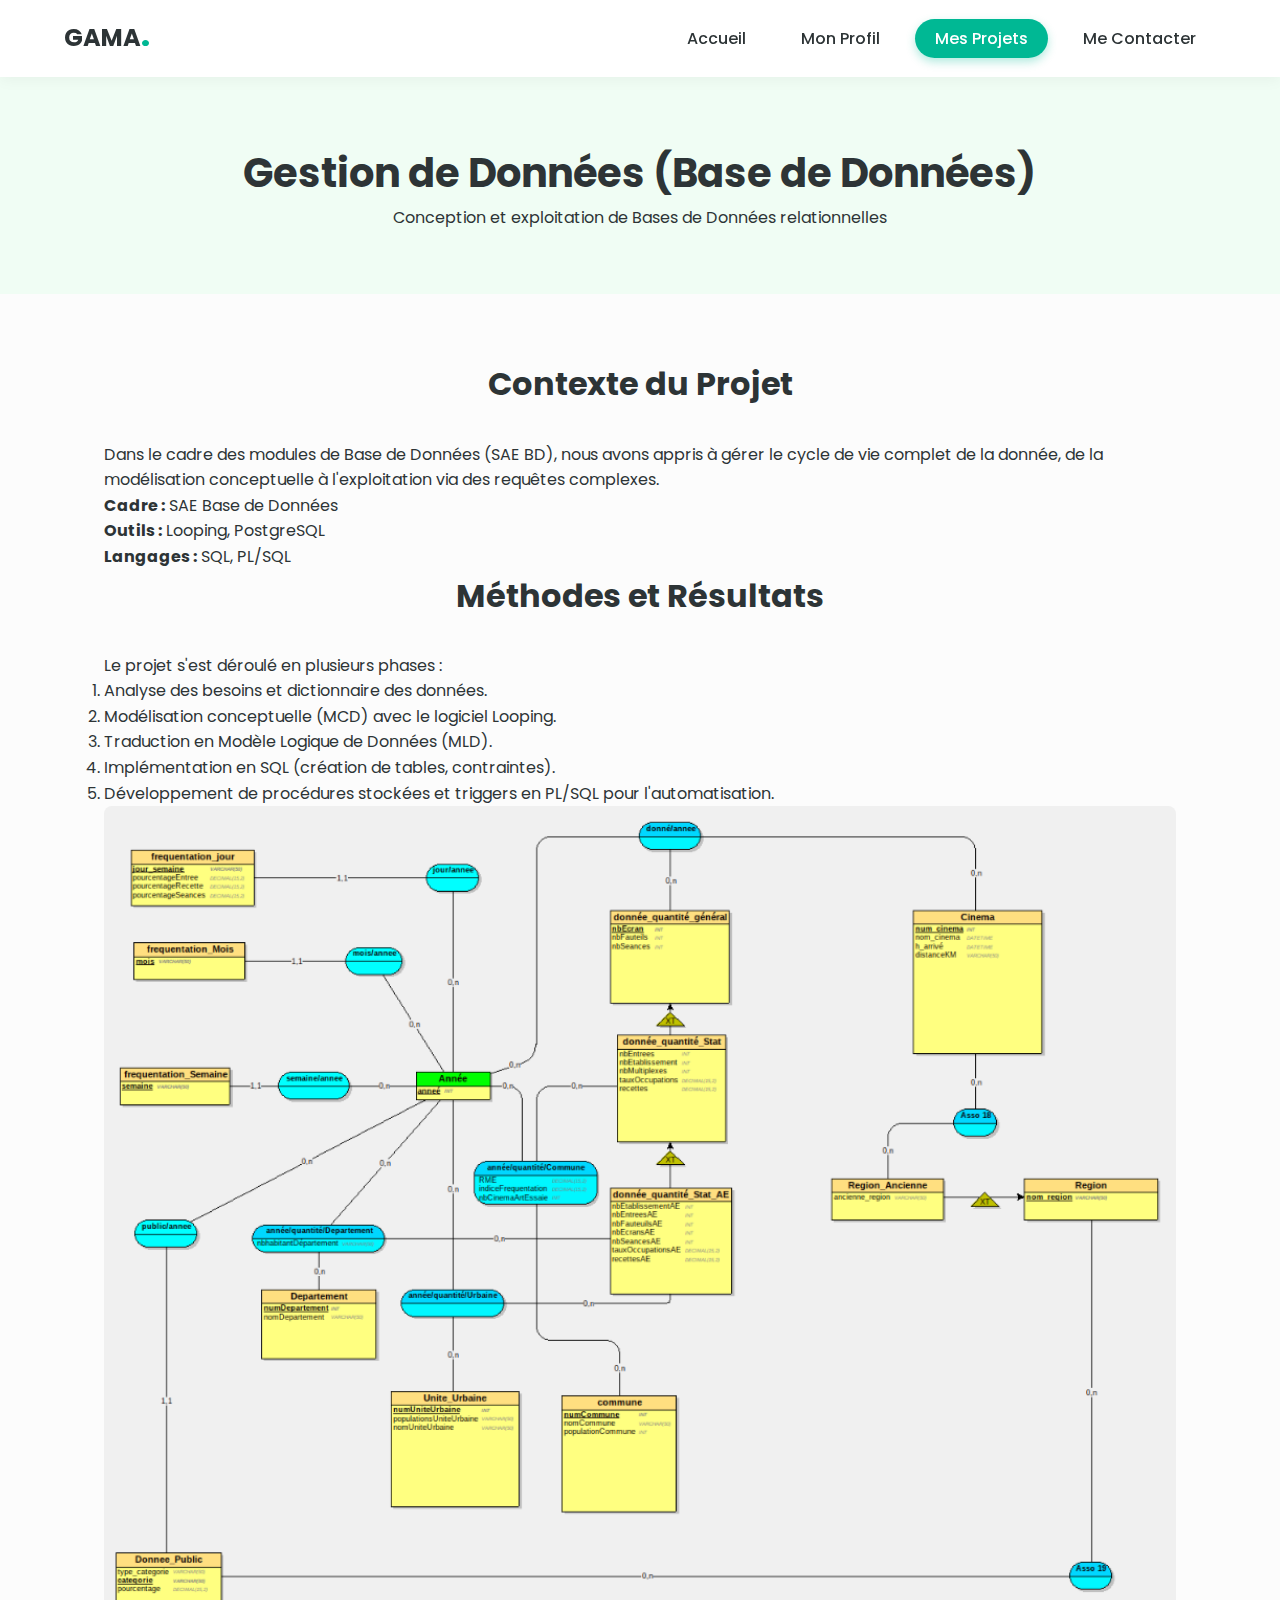
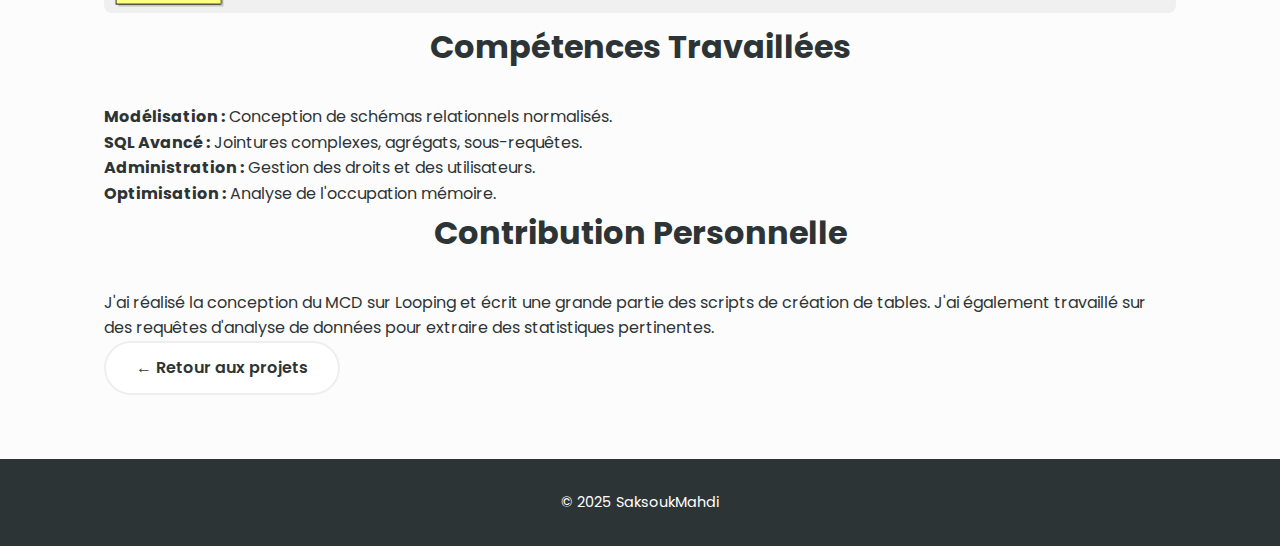
<file: Portfolio/projet-data.html>
<!DOCTYPE html>
<html lang="fr">

<head>
    <meta charset="UTF-8">
    <meta name="viewport" content="width=device-width, initial-scale=1.0">
    <title>Gestion de Données - Portfolio</title>
    <link rel="stylesheet" href="style.css">
    <link href="https://fonts.googleapis.com/css2?family=Poppins:wght@300;500;700&display=swap" rel="stylesheet">
</head>

<body>

    <header>
        <nav class="navbar">
            <div class="logo">GAMA<span class="dot">.</span></div>
            <ul class="nav-links">
                <li><a href="index.html">Accueil</a></li>
                <li><a href="a-propos.html">Mon Profil</a></li>
                <li><a href="portfolio.html" class="active">Mes Projets</a></li>
                <li><a href="contact.html">Me Contacter</a></li>
            </ul>
        </nav>
    </header>

    <section class="page-header">
        <h1>Gestion de Données (Base de Données)</h1>
        <p>Conception et exploitation de Bases de Données relationnelles</p>
    </section>

    <section class="container">
        <div class="project-details">
            <div class="detail-block">
                <h2>Contexte du Projet</h2>
                <p>Dans le cadre des modules de Base de Données (SAE BD), nous avons appris à gérer le cycle de vie
                    complet de la donnée, de la modélisation conceptuelle à l'exploitation via des requêtes complexes.
                </p>
                <ul class="detail-list">
                    <li><strong>Cadre :</strong> SAE Base de Données</li>
                    <li><strong>Outils :</strong> Looping, PostgreSQL</li>
                    <li><strong>Langages :</strong> SQL, PL/SQL</li>
                </ul>
            </div>

            <div class="detail-block">
                <h2>Méthodes et Résultats</h2>
                <p>Le projet s'est déroulé en plusieurs phases :</p>
                <ol>
                    <li>Analyse des besoins et dictionnaire des données.</li>
                    <li>Modélisation conceptuelle (MCD) avec le logiciel Looping.</li>
                    <li>Traduction en Modèle Logique de Données (MLD).</li>
                    <li>Implémentation en SQL (création de tables, contraintes).</li>
                    <li>Développement de procédures stockées et triggers en PL/SQL pour l'automatisation.</li>
                </ol>
                <div class="project-image-full">
                    <img src="images/schema-bd.png" alt="Schéma MCD de la base de données"
                        style="width: 100%; height: auto; border-radius: 8px;">
                </div>
            </div>

            <div class="detail-block">
                <h2>Compétences Travaillées</h2>
                <ul class="skill-list-detail">
                    <li><strong>Modélisation :</strong> Conception de schémas relationnels normalisés.</li>
                    <li><strong>SQL Avancé :</strong> Jointures complexes, agrégats, sous-requêtes.</li>
                    <li><strong>Administration :</strong> Gestion des droits et des utilisateurs.</li>
                    <li><strong>Optimisation :</strong> Analyse de l'occupation mémoire.</li>
                </ul>
            </div>

            <div class="detail-block">
                <h2>Contribution Personnelle</h2>
                <p>J'ai réalisé la conception du MCD sur Looping et écrit une grande partie des scripts de création de
                    tables. J'ai également travaillé sur des requêtes d'analyse de données pour extraire des
                    statistiques pertinentes.</p>
            </div>

            <div class="back-link-container">
                <a href="portfolio.html" class="btn btn-secondary">&larr; Retour aux projets</a>
            </div>
        </div>
    </section>

    <footer>
        <p>&copy; 2025 SaksoukMahdi</p>
    </footer>

</body>

</html>
</file>
<file: style.css>
/* --- Variables de couleurs (Palette Verte) --- */
:root {
    --primary-green: #00b894; /* Menthe vive */
    --dark-green: #00a282;    /* Menthe foncée pour le survol */
    --accent-green: #55efc4;  /* Menthe très claire */
    --bg-light: #f0fdf4;      /* Fond très pâle teinté de vert */
    --text-dark: #2d3436;     /* Gris très foncé (presque noir) */
    --text-gray: #636e72;     /* Gris moyen */
    --white: #ffffff;
    --shadow: 0 10px 20px rgba(0, 184, 148, 0.15); /* Ombre verte douce */
}

/* --- Reset & Base --- */
* {
    margin: 0;
    padding: 0;
    box-sizing: border-box;
}

body {
    font-family: 'Poppins', sans-serif; /* Police moderne et ronde */
    line-height: 1.6;
    color: var(--text-dark);
    background-color: #fcfcfc;
}

a {
    text-decoration: none;
    color: inherit;
}

ul {
    list-style: none;
}

/* --- Navigation Ludique --- */
.navbar {
    display: flex;
    justify-content: space-between;
    align-items: center;
    padding: 1.2rem 5%;
    background-color: var(--white);
    box-shadow: 0 2px 15px rgba(0,0,0,0.05); /* Ombre subtile */
    position: sticky;
    top: 0;
    z-index: 1000;
}

.navbar .logo {
    font-size: 1.5rem;
    font-weight: 700;
    color: var(--text-dark);
}

.navbar .logo .dot {
    color: var(--primary-green);
    font-size: 2rem;
    line-height: 0;
}

.nav-links {
    display: flex;
    gap: 15px;
}

/* Style "Pilule" pour le menu */
.nav-links a {
    color: var(--text-dark);
    font-weight: 500;
    padding: 8px 20px;
    border-radius: 50px; /* Bords très ronds */
    transition: all 0.3s ease;
}

.nav-links a:hover,
.nav-links a.active {
    background-color: var(--primary-green);
    color: var(--white);
    transform: translateY(-2px); /* Petit saut ludique */
    box-shadow: 0 4px 10px rgba(0, 184, 148, 0.3);
}

/* --- Hero Section (Dégradé) --- */
.hero {
    background: linear-gradient(135deg, var(--bg-light) 0%, #e3fcf5 100%);
    height: 80vh; /* Un peu plus grand */
    display: flex;
    justify-content: center;
    align-items: center;
    text-align: center;
    padding: 0 20px;
}

.hero-content {
    max-width: 800px;
}

.tag {
    display: inline-block;
    background-color: #d6f5e6;
    color: var(--dark-green);
    padding: 5px 15px;
    border-radius: 20px;
    font-size: 0.9rem;
    font-weight: 600;
    margin-bottom: 1rem;
}

.hero h1 {
    font-size: 3rem;
    margin-bottom: 1.5rem;
    line-height: 1.2;
}

.highlight {
    color: var(--primary-green);
    position: relative;
}

/* Petit soulignement créatif sous le mot clé */
.highlight::after {
    content: '';
    position: absolute;
    bottom: 5px;
    left: 0;
    width: 100%;
    height: 10px;
    background-color: rgba(85, 239, 196, 0.4);
    z-index: -1;
    border-radius: 5px;
}

.hero p {
    font-size: 1.2rem;
    color: var(--text-gray);
    margin-bottom: 2.5rem;
}

/* --- Boutons --- */
.hero-buttons {
    display: flex;
    justify-content: center;
    gap: 15px;
}

.btn {
    display: inline-block;
    padding: 12px 30px;
    border-radius: 50px;
    font-weight: 600;
    transition: transform 0.2s, box-shadow 0.2s;
    border: 2px solid transparent;
    cursor: pointer;
}

.btn-primary {
    background-color: var(--primary-green);
    color: white;
    box-shadow: 0 5px 15px rgba(0, 184, 148, 0.3);
}

.btn-primary:hover {
    background-color: var(--dark-green);
    transform: translateY(-3px);
}

.btn-secondary {
    background-color: white;
    color: var(--text-dark);
    border: 2px solid #eee;
}

.btn-secondary:hover {
    border-color: var(--primary-green);
    color: var(--primary-green);
}

.btn-small {
    padding: 8px 20px;
    font-size: 0.9rem;
    background-color: var(--primary-green);
    color: white;
    border-radius: 8px;
}

/* --- Layout Général --- */
.container {
    padding: 4rem 5%;
    max-width: 1200px;
    margin: 0 auto;
}

.section-green-light {
    background-color: var(--bg-light);
}

.page-header {
    background-color: var(--bg-light);
    padding: 4rem 5%;
    text-align: center;
}

.page-header h1 {
    font-size: 2.5rem;
    color: var(--text-dark);
}

h2 {
    font-size: 2rem;
    margin-bottom: 2rem;
    color: var(--text-dark);
    text-align: center;
}

/* --- Cards & Grid --- */
.grid-3 {
    display: grid;
    grid-template-columns: repeat(auto-fit, minmax(300px, 1fr));
    gap: 30px;
}

.card {
    background: white;
    padding: 30px;
    border-radius: 20px; /* Coins bien ronds */
    box-shadow: 0 5px 20px rgba(0,0,0,0.05);
    transition: transform 0.3s;
    border: 1px solid #f0f0f0;
}

.card:hover {
    transform: translateY(-10px); /* La carte monte au survol */
    border-color: var(--primary-green);
}

.card h3 {
    margin-bottom: 10px;
    color: var(--text-dark);
}

.card p {
    color: var(--text-gray);
    font-size: 0.95rem;
}

/* Style spécifique cartes projets home */
.card-img-placeholder {
    width: 100%;
    height: 150px;
    background-color: #e3fcf5;
    border-radius: 10px;
    margin-bottom: 15px;
    display: flex;
    align-items: center;
    justify-content: center;
    color: var(--dark-green);
    font-weight: bold;
}

.link-arrow {
    display: inline-block;
    margin-top: 15px;
    color: var(--primary-green);
    font-weight: 600;
    font-size: 0.9rem;
}

/* --- Page Portfolio (Projets détaillés) --- */
.grid-2 {
    display: flex;
    flex-direction: column;
    gap: 40px;
}

.project-row {
    display: flex;
    align-items: center;
    background: white;
    border-radius: 20px;
    overflow: hidden;
    box-shadow: 0 5px 20px rgba(0,0,0,0.05);
    border: 1px solid #f0f0f0;
}

.project-image {
    width: 40%;
    height: 300px;
    background-color: #d6f5e6; /* Placeholder image */
}

.project-info {
    width: 60%;
    padding: 40px;
}

.tech-used {
    display: block;
    font-size: 0.85rem;
    color: var(--primary-green);
    font-weight: 700;
    text-transform: uppercase;
    margin-bottom: 10px;
    letter-spacing: 1px;
}

/* --- Page À propos (Compétences) --- */
.split-layout {
    display: grid;
    grid-template-columns: 1fr 1fr;
    gap: 50px;
    align-items: start;
}

.skills-grid {
    display: flex;
    flex-wrap: wrap;
    gap: 10px;
}

.skill-tag {
    background-color: white;
    border: 1px solid var(--primary-green);
    color: var(--dark-green);
    padding: 8px 15px;
    border-radius: 20px;
    font-size: 0.9rem;
    font-weight: 500;
}

/* --- Page Contact --- */
.contact-card-wrapper {
    background: white;
    border-radius: 20px;
    box-shadow: var(--shadow);
    overflow: hidden;
    display: flex;
    flex-wrap: wrap;
}

.contact-info-box {
    flex: 1;
    background-color: var(--text-dark);
    color: white;
    padding: 50px;
    min-width: 300px;
}

.contact-info-box h3 {
    color: var(--primary-green);
    text-align: left;
}

.info-list li {
    margin-bottom: 15px;
}

.contact-form-box {
    flex: 2;
    padding: 50px;
    min-width: 300px;
}

.contact-form-box input, 
.contact-form-box select, 
.contact-form-box textarea {
    width: 100%;
    padding: 12px;
    margin-bottom: 20px;
    border: 1px solid #ddd;
    border-radius: 8px;
    font-family: 'Poppins', sans-serif;
    background-color: #fdfdfd;
}

.contact-form-box input:focus,
.contact-form-box textarea:focus {
    outline: none;
    border-color: var(--primary-green);
    background-color: white;
}

.full-width {
    width: 100%;
}

/* --- Footer --- */
footer {
    background-color: var(--text-dark);
    color: white;
    text-align: center;
    padding: 2rem;
    font-size: 0.9rem;
}

/* Responsive rapide */
@media (max-width: 768px) {
    .navbar {
        flex-direction: column;
        gap: 15px;
    }
    .project-row {
        flex-direction: column;
    }
    .project-image, .project-info {
        width: 100%;
    }
    .project-image {
        height: 200px;
    }
    .split-layout {
        grid-template-columns: 1fr;
    }
}
</file>
<file: Portfolio/style.css>
/* --- Variables de couleurs (Palette Verte) --- */
:root {
    --primary-green: #00b894; /* Menthe vive */
    --dark-green: #00a282;    /* Menthe foncée pour le survol */
    --accent-green: #55efc4;  /* Menthe très claire */
    --bg-light: #f0fdf4;      /* Fond très pâle teinté de vert */
    --text-dark: #2d3436;     /* Gris très foncé (presque noir) */
    --text-gray: #636e72;     /* Gris moyen */
    --white: #ffffff;
    --shadow: 0 10px 20px rgba(0, 184, 148, 0.15); /* Ombre verte douce */
}

/* --- Reset & Base --- */
* {
    margin: 0;
    padding: 0;
    box-sizing: border-box;
}

body {
    font-family: 'Poppins', sans-serif; /* Police moderne et ronde */
    line-height: 1.6;
    color: var(--text-dark);
    background-color: #fcfcfc;
}

a {
    text-decoration: none;
    color: inherit;
}

ul {
    list-style: none;
}

/* --- Navigation Ludique --- */
.navbar {
    display: flex;
    justify-content: space-between;
    align-items: center;
    padding: 1.2rem 5%;
    background-color: var(--white);
    box-shadow: 0 2px 15px rgba(0,0,0,0.05); /* Ombre subtile */
    position: sticky;
    top: 0;
    z-index: 1000;
}

.navbar .logo {
    font-size: 1.5rem;
    font-weight: 700;
    color: var(--text-dark);
}

.navbar .logo .dot {
    color: var(--primary-green);
    font-size: 2rem;
    line-height: 0;
}

.nav-links {
    display: flex;
    gap: 15px;
}

/* Style "Pilule" pour le menu */
.nav-links a {
    color: var(--text-dark);
    font-weight: 500;
    padding: 8px 20px;
    border-radius: 50px; /* Bords très ronds */
    transition: all 0.3s ease;
}

.nav-links a:hover,
.nav-links a.active {
    background-color: var(--primary-green);
    color: var(--white);
    transform: translateY(-2px); /* Petit saut ludique */
    box-shadow: 0 4px 10px rgba(0, 184, 148, 0.3);
}

/* --- Hero Section (Dégradé) --- */
.hero {
    background: linear-gradient(135deg, var(--bg-light) 0%, #e3fcf5 100%);
    height: 80vh; /* Un peu plus grand */
    display: flex;
    justify-content: center;
    align-items: center;
    text-align: center;
    padding: 0 20px;
}

.hero-content {
    max-width: 800px;
}

.tag {
    display: inline-block;
    background-color: #d6f5e6;
    color: var(--dark-green);
    padding: 5px 15px;
    border-radius: 20px;
    font-size: 0.9rem;
    font-weight: 600;
    margin-bottom: 1rem;
}

.hero h1 {
    font-size: 3rem;
    margin-bottom: 1.5rem;
    line-height: 1.2;
}

.highlight {
    color: var(--primary-green);
    position: relative;
}

/* Petit soulignement créatif sous le mot clé */
.highlight::after {
    content: '';
    position: absolute;
    bottom: 5px;
    left: 0;
    width: 100%;
    height: 10px;
    background-color: rgba(85, 239, 196, 0.4);
    z-index: -1;
    border-radius: 5px;
}

.hero p {
    font-size: 1.2rem;
    color: var(--text-gray);
    margin-bottom: 2.5rem;
}

/* --- Boutons --- */
.hero-buttons {
    display: flex;
    justify-content: center;
    gap: 15px;
}

.btn {
    display: inline-block;
    padding: 12px 30px;
    border-radius: 50px;
    font-weight: 600;
    transition: transform 0.2s, box-shadow 0.2s;
    border: 2px solid transparent;
    cursor: pointer;
}

.btn-primary {
    background-color: var(--primary-green);
    color: white;
    box-shadow: 0 5px 15px rgba(0, 184, 148, 0.3);
}

.btn-primary:hover {
    background-color: var(--dark-green);
    transform: translateY(-3px);
}

.btn-secondary {
    background-color: white;
    color: var(--text-dark);
    border: 2px solid #eee;
}

.btn-secondary:hover {
    border-color: var(--primary-green);
    color: var(--primary-green);
}

.btn-small {
    padding: 8px 20px;
    font-size: 0.9rem;
    background-color: var(--primary-green);
    color: white;
    border-radius: 8px;
}

/* --- Layout Général --- */
.container {
    padding: 4rem 5%;
    max-width: 1200px;
    margin: 0 auto;
}

.section-green-light {
    background-color: var(--bg-light);
}

.page-header {
    background-color: var(--bg-light);
    padding: 4rem 5%;
    text-align: center;
}

.page-header h1 {
    font-size: 2.5rem;
    color: var(--text-dark);
}

h2 {
    font-size: 2rem;
    margin-bottom: 2rem;
    color: var(--text-dark);
    text-align: center;
}

/* --- Cards & Grid --- */
.grid-3 {
    display: grid;
    grid-template-columns: repeat(auto-fit, minmax(300px, 1fr));
    gap: 30px;
}

.card {
    background: white;
    padding: 30px;
    border-radius: 20px; /* Coins bien ronds */
    box-shadow: 0 5px 20px rgba(0,0,0,0.05);
    transition: transform 0.3s;
    border: 1px solid #f0f0f0;
}

.card:hover {
    transform: translateY(-10px); /* La carte monte au survol */
    border-color: var(--primary-green);
}

.card h3 {
    margin-bottom: 10px;
    color: var(--text-dark);
}

.card p {
    color: var(--text-gray);
    font-size: 0.95rem;
}

/* Style spécifique cartes projets home */
.card-img-placeholder {
    width: 100%;
    height: 150px;
    background-color: #e3fcf5;
    border-radius: 10px;
    margin-bottom: 15px;
    display: flex;
    align-items: center;
    justify-content: center;
    color: var(--dark-green);
    font-weight: bold;
}

.link-arrow {
    display: inline-block;
    margin-top: 15px;
    color: var(--primary-green);
    font-weight: 600;
    font-size: 0.9rem;
}

/* --- Page Portfolio (Projets détaillés) --- */
.grid-2 {
    display: flex;
    flex-direction: column;
    gap: 40px;
}

.project-row {
    display: flex;
    align-items: center;
    background: white;
    border-radius: 20px;
    overflow: hidden;
    box-shadow: 0 5px 20px rgba(0,0,0,0.05);
    border: 1px solid #f0f0f0;
}

.project-image {
    width: 40%;
    height: 300px;
    background-color: #d6f5e6; /* Placeholder image */
}

.project-info {
    width: 60%;
    padding: 40px;
}

.tech-used {
    display: block;
    font-size: 0.85rem;
    color: var(--primary-green);
    font-weight: 700;
    text-transform: uppercase;
    margin-bottom: 10px;
    letter-spacing: 1px;
}

/* --- Page À propos (Compétences) --- */
.split-layout {
    display: grid;
    grid-template-columns: 1fr 1fr;
    gap: 50px;
    align-items: start;
}

.skills-grid {
    display: flex;
    flex-wrap: wrap;
    gap: 10px;
}

.skill-tag {
    background-color: white;
    border: 1px solid var(--primary-green);
    color: var(--dark-green);
    padding: 8px 15px;
    border-radius: 20px;
    font-size: 0.9rem;
    font-weight: 500;
}

/* --- Page Contact --- */
.contact-card-wrapper {
    background: white;
    border-radius: 20px;
    box-shadow: var(--shadow);
    overflow: hidden;
    display: flex;
    flex-wrap: wrap;
}

.contact-info-box {
    flex: 1;
    background-color: var(--text-dark);
    color: white;
    padding: 50px;
    min-width: 300px;
}

.contact-info-box h3 {
    color: var(--primary-green);
    text-align: left;
}

.info-list li {
    margin-bottom: 15px;
}

.contact-form-box {
    flex: 2;
    padding: 50px;
    min-width: 300px;
}

.contact-form-box input, 
.contact-form-box select, 
.contact-form-box textarea {
    width: 100%;
    padding: 12px;
    margin-bottom: 20px;
    border: 1px solid #ddd;
    border-radius: 8px;
    font-family: 'Poppins', sans-serif;
    background-color: #fdfdfd;
}

.contact-form-box input:focus,
.contact-form-box textarea:focus {
    outline: none;
    border-color: var(--primary-green);
    background-color: white;
}

.full-width {
    width: 100%;
}

/* --- Footer --- */
footer {
    background-color: var(--text-dark);
    color: white;
    text-align: center;
    padding: 2rem;
    font-size: 0.9rem;
}

/* Responsive rapide */
@media (max-width: 768px) {
    .navbar {
        flex-direction: column;
        gap: 15px;
    }
    .project-row {
        flex-direction: column;
    }
    .project-image, .project-info {
        width: 100%;
    }
    .project-image {
        height: 200px;
    }
    .split-layout {
        grid-template-columns: 1fr;
    }
}
</file>
